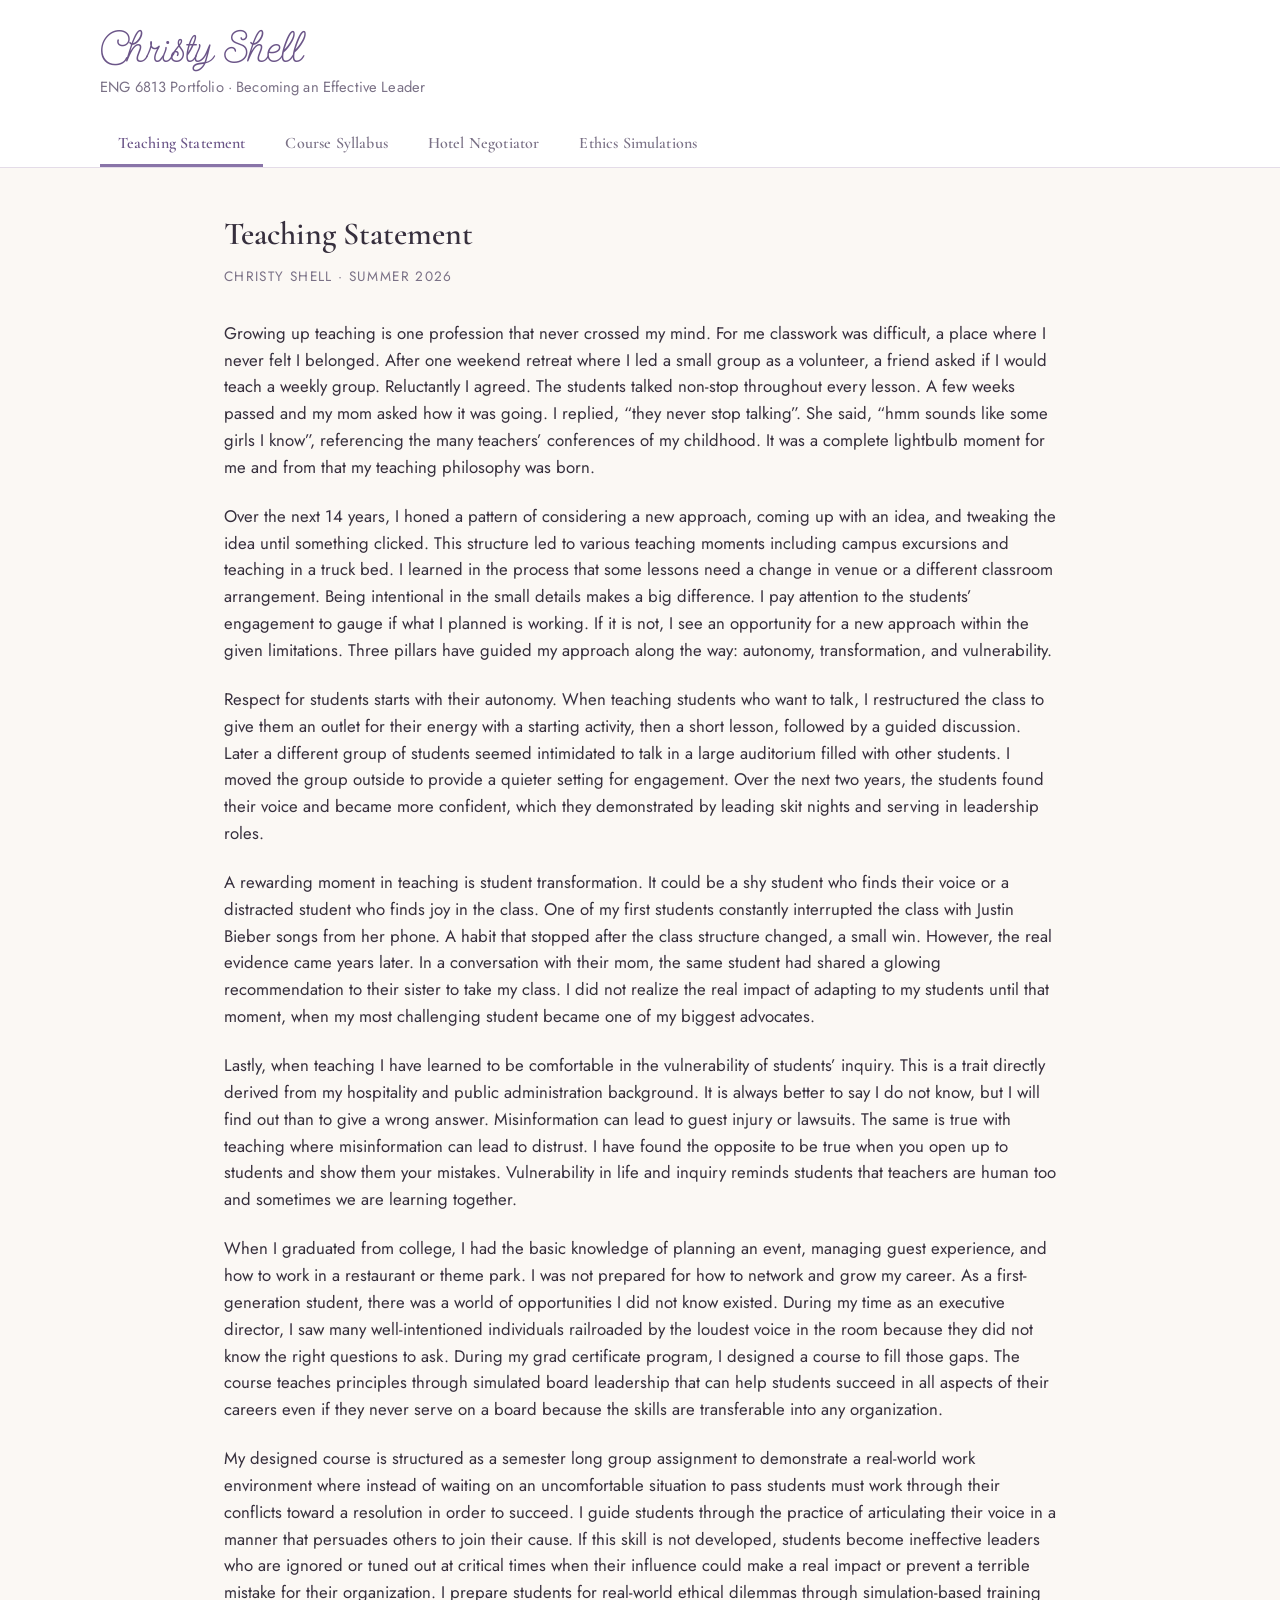
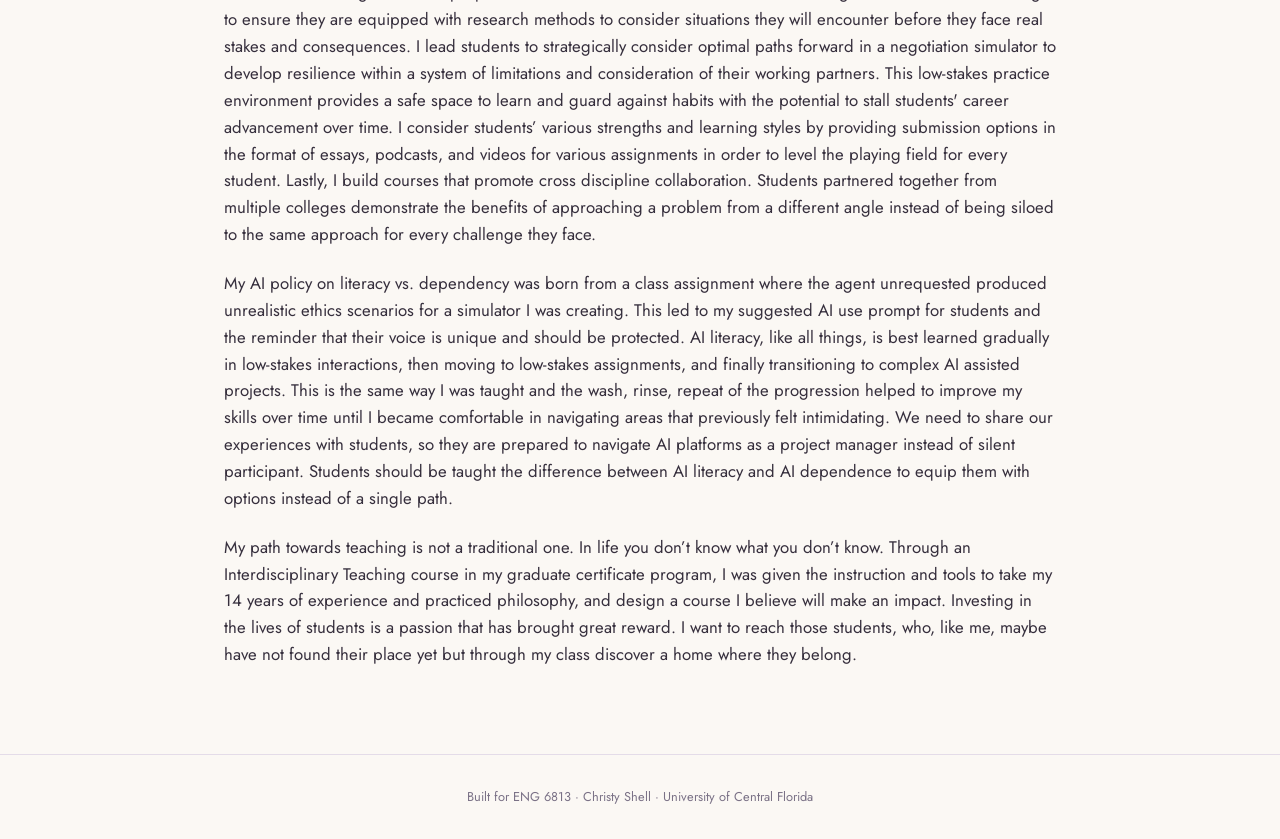
<file: index.html>
<!DOCTYPE html>
<html lang="en">
<head>
<meta charset="UTF-8" />
<meta name="viewport" content="width=device-width, initial-scale=1.0" />
<title>Christy Shell | ENG 6813 Portfolio</title>
<meta name="description" content="Christy Shell's ENG 6813 portfolio — Teaching Statement, Course Syllabus, Hotel Contract Negotiator, and Ethics Simulations." />
<link rel="stylesheet" href="assets/css/style.css" />
</head>
<body>

<header class="site-header">
  <div class="inner">
    <h1 class="site-title">Christy Shell</h1>
    <p class="site-tagline">ENG 6813 Portfolio &middot; Becoming an Effective Leader</p>
    <nav>
      <ul class="tab-nav" role="tablist">
        <li><button type="button" data-tab="teaching-statement" role="tab">Teaching Statement</button></li>
        <li><button type="button" data-tab="syllabus" role="tab">Course Syllabus</button></li>
        <li><button type="button" data-tab="hotel-negotiator" role="tab">Hotel Negotiator</button></li>
        <li><button type="button" data-tab="ethics-simulator" role="tab">Ethics Simulations</button></li>
      </ul>
    </nav>
  </div>
</header>

<main>

  <!-- ══════════ TEACHING STATEMENT ══════════ -->
  <section id="teaching-statement" class="tab-panel">
    <div class="tab-panel-inner prose">
      <h1>Teaching Statement</h1>
      <p class="prose-byline">Christy Shell &middot; Summer 2026</p>

      <p>Growing up teaching is one profession that never crossed my mind. For me classwork was difficult, a place where I never felt I belonged. After one weekend retreat where I led a small group as a volunteer, a friend asked if I would teach a weekly group. Reluctantly I agreed. The students talked non-stop throughout every lesson. A few weeks passed and my mom asked how it was going. I replied, &ldquo;they never stop talking&rdquo;. She said, &ldquo;hmm sounds like some girls I know&rdquo;, referencing the many teachers&rsquo; conferences of my childhood. It was a complete lightbulb moment for me and from that my teaching philosophy was born.</p>

      <p>Over the next 14 years, I honed a pattern of considering a new approach, coming up with an idea, and tweaking the idea until something clicked. This structure led to various teaching moments including campus excursions and teaching in a truck bed. I learned in the process that some lessons need a change in venue or a different classroom arrangement. Being intentional in the small details makes a big difference. I pay attention to the students&rsquo; engagement to gauge if what I planned is working. If it is not, I see an opportunity for a new approach within the given limitations. Three pillars have guided my approach along the way: autonomy, transformation, and vulnerability.</p>

      <p>Respect for students starts with their autonomy. When teaching students who want to talk, I restructured the class to give them an outlet for their energy with a starting activity, then a short lesson, followed by a guided discussion. Later a different group of students seemed intimidated to talk in a large auditorium filled with other students. I moved the group outside to provide a quieter setting for engagement. Over the next two years, the students found their voice and became more confident, which they demonstrated by leading skit nights and serving in leadership roles.</p>

      <p>A rewarding moment in teaching is student transformation. It could be a shy student who finds their voice or a distracted student who finds joy in the class. One of my first students constantly interrupted the class with Justin Bieber songs from her phone. A habit that stopped after the class structure changed, a small win. However, the real evidence came years later. In a conversation with their mom, the same student had shared a glowing recommendation to their sister to take my class. I did not realize the real impact of adapting to my students until that moment, when my most challenging student became one of my biggest advocates.</p>

      <p>Lastly, when teaching I have learned to be comfortable in the vulnerability of students&rsquo; inquiry. This is a trait directly derived from my hospitality and public administration background. It is always better to say I do not know, but I will find out than to give a wrong answer. Misinformation can lead to guest injury or lawsuits. The same is true with teaching where misinformation can lead to distrust. I have found the opposite to be true when you open up to students and show them your mistakes. Vulnerability in life and inquiry reminds students that teachers are human too and sometimes we are learning together.</p>

      <p>When I graduated from college, I had the basic knowledge of planning an event, managing guest experience, and how to work in a restaurant or theme park. I was not prepared for how to network and grow my career. As a first-generation student, there was a world of opportunities I did not know existed. During my time as an executive director, I saw many well-intentioned individuals railroaded by the loudest voice in the room because they did not know the right questions to ask. During my grad certificate program, I designed a course to fill those gaps. The course teaches principles through simulated board leadership that can help students succeed in all aspects of their careers even if they never serve on a board because the skills are transferable into any organization.</p>

      <p>My designed course is structured as a semester long group assignment to demonstrate a real-world work environment where instead of waiting on an uncomfortable situation to pass students must work through their conflicts toward a resolution in order to succeed. I guide students through the practice of articulating their voice in a manner that persuades others to join their cause. If this skill is not developed, students become ineffective leaders who are ignored or tuned out at critical times when their influence could make a real impact or prevent a terrible mistake for their organization. I prepare students for real-world ethical dilemmas through simulation-based training to ensure they are equipped with research methods to consider situations they will encounter before they face real stakes and consequences. I lead students to strategically consider optimal paths forward in a negotiation simulator to develop resilience within a system of limitations and consideration of their working partners. This low-stakes practice environment provides a safe space to learn and guard against habits with the potential to stall students' career advancement over time. I consider students&rsquo; various strengths and learning styles by providing submission options in the format of essays, podcasts, and videos for various assignments in order to level the playing field for every student. Lastly, I build courses that promote cross discipline collaboration. Students partnered together from multiple colleges demonstrate the benefits of approaching a problem from a different angle instead of being siloed to the same approach for every challenge they face.</p>

      <p>My AI policy on literacy vs. dependency was born from a class assignment where the agent unrequested produced unrealistic ethics scenarios for a simulator I was creating. This led to my suggested AI use prompt for students and the reminder that their voice is unique and should be protected. AI literacy, like all things, is best learned gradually in low-stakes interactions, then moving to low-stakes assignments, and finally transitioning to complex AI assisted projects. This is the same way I was taught and the wash, rinse, repeat of the progression helped to improve my skills over time until I became comfortable in navigating areas that previously felt intimidating. We need to share our experiences with students, so they are prepared to navigate AI platforms as a project manager instead of silent participant. Students should be taught the difference between AI literacy and AI dependence to equip them with options instead of a single path.</p>

      <p>My path towards teaching is not a traditional one. In life you don&rsquo;t know what you don&rsquo;t know. Through an Interdisciplinary Teaching course in my graduate certificate program, I was given the instruction and tools to take my 14 years of experience and practiced philosophy, and design a course I believe will make an impact. Investing in the lives of students is a passion that has brought great reward. I want to reach those students, who, like me, maybe have not found their place yet but through my class discover a home where they belong.</p>
    </div>
  </section>

  <!-- ══════════ COURSE SYLLABUS ══════════ -->
  <section id="syllabus" class="tab-panel">
    <div class="tab-panel-inner wide syllabus">
      <h1>LDR 4077: Becoming an Effective Leader</h1>
      <p class="syllabus-sub">Learning How to Lead Your Professional Association &middot; University of Central Florida &middot; Instructor: Christy Shell</p>

      <section>
        <h2>Course Information</h2>
        <ul>
          <li><strong>Semester:</strong> Spring 2027 (15 weeks)</li>
          <li><strong>Credit Hours:</strong> 3</li>
          <li><strong>Meeting Pattern:</strong> Tuesdays &amp; Thursdays, 10:30&ndash;11:45 AM (75 minutes)</li>
          <li><strong>Proposed Institutional Home:</strong> CCIE, Leadership Studies Minor (Collaboration or Politics Elective)</li>
          <li><strong>Office Hours:</strong> Monday&ndash;Thursday, 3:00&ndash;4:00 pm (virtual / in person)</li>
        </ul>
      </section>

      <section>
        <h2>Course Description</h2>
        <p>Professional associations are a critical source of career growth. In your journey you may serve on a professional association or corporate board of directors. Most new board members spend a year or two sidelined while they learn how boards work and defer their decision authority to staff or other members.</p>
        <p>Becoming an Effective Leader is a simulation-based course on professional association leadership. Over the semester, you will campaign for and become an elected board member, manage an organizational budget, build a legislative agenda, and create an event plan, including negotiating a hotel contract. Your final assignment brings everything you have built together into one team website, applying the AI literacy you have built throughout the course. The course includes two opportunities for you to engage in real-world experiences through attending a professional networking event and observing a real legislative committee meeting. Leadership is not bestowed upon you; it is demonstrated and earned.</p>
        <p>This course focuses on networking, cross-disciplinary collaboration, and building your own style of leadership skills. Every field has a professional organization; this is your opportunity to learn how to navigate the steps to becoming a critical thinker, an expert researcher, and a strong advocate for your organization and yourself. Your voice matters and this course will prepare you to ask the right questions, so you are not just another board member but a leader from day one.</p>
      </section>

      <section>
        <h2>Course Objectives</h2>
        <p>By the end of this course, students will be able to:</p>
        <ul>
          <li>Devise and implement an effective campaign strategy</li>
          <li>Produce a seamless event strategy</li>
          <li>Develop and prioritize a persuasive legislative agenda</li>
          <li>Articulate and organize communication strategies to engage a wide range of individuals</li>
          <li>Ethically weigh organizational and individual priorities to determine a mutually successful approach</li>
          <li>Collaborate effectively within a team to reach consensus and produce a shared group deliverable</li>
          <li>Critically evaluate AI tools to determine the appropriate and ethical use in a professional setting</li>
        </ul>
      </section>

      <section>
        <h2>Required Course Materials</h2>
        <ul>
          <li><strong>Book:</strong> <em>The Little Book of Boards</em> (2nd ed.), Erik Hanberg</li>
          <li><strong>Technology:</strong> Highly recommended &mdash; subscription to Claude Pro ($20/month)</li>
          <li><strong>Additional Assigned Readings:</strong> Provided in Webcourses@UCF each week (full list at the end of this syllabus)</li>
        </ul>
      </section>

      <section>
        <h2>AI Use Policy</h2>
        <p>Our goal for using AI should lean towards AI literacy in lieu of AI dependency. This course will help you develop skills to lead in your professional life: negotiation, governance, advocacy, and persuasion. You may not get everything right the first time; that is part of the learning experience and what it means to be human. When using AI, you should consider: is this helping to elevate or replacing my voice? Throughout your career you will use AI, but how you use it will ultimately be up to you.</p>
        <p>When using AI to complete your assignments, the following prompt is recommended:</p>
        <p class="policy-quote">&ldquo;You are a writing tutor, do not write the content for my essay, help me process the steps of each assignment but never generate content. Once the assignment is complete, check my final draft for any missing requirements or errors.&rdquo;</p>
        <p>When using AI, keep in mind:</p>
        <ul>
          <li>Verify the information presented from known sources</li>
          <li>Only include material that is available to the general public online without a paywall or password (copyright consideration)</li>
          <li>All content provided on an AI platform was generated originally by human authorship &mdash; you are building on the work of others</li>
        </ul>
        <h3>AI Disclaimer</h3>
        <p>When submitting an assignment with AI assistance, include a brief disclaimer describing the platform and nature of use, maximum 50 words. If AI was used in a routine, ordinary manner (e.g., basic search, grammar check, writing tutor as outlined above), a disclaimer is not required. If AI shaped the structure, content, or output of your graded work, that counts as substantive use and requires a disclaimer. For example: &ldquo;Claude Code was used to curate content, build and test my website&rdquo; needs a disclaimer, vs. &ldquo;Claude was used as a search engine&rdquo; which does not.</p>
      </section>

      <section>
        <h2>End-of-Semester Reflection</h2>
        <p>At the conclusion of the semester, you will provide a reflection covering how you found AI helpful for this course, downfalls you experienced, and advice you would give a student taking this course next semester regarding how they should use AI. Your submissions may be used in future courses as guidance for the next group of learners.</p>
      </section>

      <section>
        <h2>Assignments Overview</h2>

        <h3>Attendance &amp; In-Class Participation (60 points)</h3>
        <ul>
          <li>Class Attendance (30 pts)</li>
          <li>Class Engagement and Group Participation (30 pts)</li>
        </ul>

        <h3>Individual Assignments (30 points &mdash; 5 pts each, submit online by 8am before class)</h3>
        <ul>
          <li>Campaign Presentation Outline &mdash; January 26</li>
          <li>Organizational Budget Draft &mdash; February 4</li>
          <li>Event Agenda Draft &mdash; February 11</li>
          <li>Contract Negotiator Simulation Results &mdash; February 18</li>
          <li>Legislative Priorities Draft &mdash; March 25</li>
          <li>Ethics Simulation Results &mdash; April 8</li>
        </ul>

        <h3>Individual Reflection: Professional Association Event (20 pts, Due March 4)</h3>
        <p>Attend an event for a professional organization of your choice. Organizational meetings may not align with the assignment week, so make sure to plan ahead. At the meeting, your goal is to engage with peers within your field and observe how an organization operates. Submit a 500-word reflection about your experience (text, audio, or video submissions accepted).</p>

        <h3>Individual Reflection: Legislative Committee Meeting (20 pts, Due April 1)</h3>
        <p>Attend or watch a committee meeting for the legislative body of your choice (federal or state). Committee meetings of interest to you may not align with the assignment week, so make sure to plan ahead. During the meeting, your goal is to observe the flow of the meeting, how legislators interact with each other and those presenting, and which bills move forward. Submit a 500-word reflection about your experience (text, audio, or video submissions accepted).</p>

        <h3>Signature Assignment: &ldquo;Into Practice &mdash; Put Your Skills to Work&rdquo;</h3>
        <p>To complete this assignment, your group will produce: Organizational Website, Group Presentation, Peer Evaluations, and Individual Assessment Essay. Project summary sections are distributed by elected role:</p>
        <ul>
          <li>About the organization &mdash; President</li>
          <li>Organization Budget &mdash; Vice President</li>
          <li>Event Strategy &mdash; Event Chair</li>
          <li>Legislative Advocacy Strategy &mdash; Legislative Chair</li>
          <li>Cohesive Messaging &mdash; Communications Chair</li>
        </ul>

        <p><strong>Organizational Website</strong> (25 pts / 50% of this assignment, Due April 29)<br>
        <em>In lieu of a website, your team may present a PowerPoint or video following the same rubrics.</em></p>
        <ul>
          <li>Organization Description (5 pts)</li>
          <li>Organization Budget (5 pts)</li>
          <li>Event Strategy (5 pts)</li>
          <li>Legislative Advocacy Strategy (5 pts)</li>
          <li>Cohesive Voice (5 pts)</li>
        </ul>

        <p><strong>Group Presentation</strong> (25 pts / 35% of this assignment, Due April 29)</p>
        <ul>
          <li>Concepts, terminology, and overall structure clearly presented and invites audience engagement (5 pts)</li>
          <li>Organization&rsquo;s event goals clearly presented (5 pts)</li>
          <li>Organization&rsquo;s legislative call to action clearly presented (5 pts)</li>
          <li>Presenters are engaged with the audience (5 pts)</li>
          <li>Audience questions are answered concisely and consistent with the presentation (5 pts)</li>
        </ul>

        <p><strong>Peer Evaluations</strong> (5 pts / 5% of this assignment, Due April 22) &mdash; Survey submitted via Webcourses@UCF for each member of your group project.</p>

        <p><strong>Individual Assessment Essay</strong> (10 pts / 10% of this assignment, Due May 1)<br>
        <em>In lieu of essay, assignment may be submitted as a podcast either on your own or with an interviewer asking the questions addressed in the essay description.</em><br>
        Short essay (750 words) outlining: an honest evaluation of your participation throughout the project; a response to the peer evaluation you received and why you agree or disagree with the reviews; your facilitation experience for your assigned role; and the challenges and successes you faced in deciding what should be included in the final project for your elected role.</p>

        <p><em>AI is encouraged for building your website, creating slides, or video editing for this assignment.</em></p>
      </section>

      <section>
        <h2>Course Grading Structure</h2>
        <table>
          <caption>How your final grade is configured</caption>
          <thead><tr><th>Component</th><th>Weight</th></tr></thead>
          <tbody>
            <tr><td data-label="Component">Attendance &amp; Class Engagement</td><td data-label="Weight">15%</td></tr>
            <tr><td data-label="Component">Individual Assignments</td><td data-label="Weight">20%</td></tr>
            <tr><td data-label="Component">Professional Association Event Reflection</td><td data-label="Weight">15%</td></tr>
            <tr><td data-label="Component">Legislative Committee Meeting Reflection</td><td data-label="Weight">15%</td></tr>
            <tr><td data-label="Component">Signature Assignment (Into Practice)</td><td data-label="Weight">35%</td></tr>
            <tr><td data-label="Component"><strong>Total</strong></td><td data-label="Weight"><strong>100%</strong></td></tr>
          </tbody>
        </table>
      </section>

      <section>
        <h2>Late Policy</h2>
        <p>A 4-day, no-penalty grace period is provided for the Professional Association and Legislative Committee Reflections ONLY. Due to the nature of the course structure, assignments for class discussion are not accepted after the 8:00 am deadline. The Signature Assignment is in lieu of a final exam and therefore unable to be accepted past the stated deadlines. If you have an unforeseen emergency during the semester, please reach out as soon as possible so we can discuss reasonable accommodations.</p>
      </section>

      <section>
        <h2>Grading Scale (UCF Standard)</h2>
        <table class="grading-table">
          <thead><tr><th>Letter</th><th>Range</th></tr></thead>
          <tbody>
            <tr><td data-label="Letter">A</td><td data-label="Range">93&ndash;100</td></tr>
            <tr><td data-label="Letter">A-</td><td data-label="Range">90&ndash;92</td></tr>
            <tr><td data-label="Letter">B+</td><td data-label="Range">87&ndash;89</td></tr>
            <tr><td data-label="Letter">B</td><td data-label="Range">83&ndash;86</td></tr>
            <tr><td data-label="Letter">B-</td><td data-label="Range">80&ndash;82</td></tr>
            <tr><td data-label="Letter">C+</td><td data-label="Range">77&ndash;79</td></tr>
            <tr><td data-label="Letter">C</td><td data-label="Range">73&ndash;76</td></tr>
            <tr><td data-label="Letter">C-</td><td data-label="Range">70&ndash;72</td></tr>
            <tr><td data-label="Letter">D+</td><td data-label="Range">67&ndash;69</td></tr>
            <tr><td data-label="Letter">D</td><td data-label="Range">63&ndash;66</td></tr>
            <tr><td data-label="Letter">D-</td><td data-label="Range">60&ndash;62</td></tr>
            <tr><td data-label="Letter">F</td><td data-label="Range">&lt;60</td></tr>
          </tbody>
        </table>
      </section>

      <section>
        <h2>Course Schedule &mdash; Spring 2027</h2>
        <p>Readings are due on Tuesdays; Individual Assignments are due Thursdays by 8:00 am (exceptions: Weeks 1, 2, 3, &amp; 7).</p>
        <table>
          <thead><tr><th>Wk</th><th>Date</th><th>Topic</th><th>Reading / Assignment Due</th></tr></thead>
          <tbody>
            <tr><td class="week-col" data-label="Wk">1</td><td data-label="Date">Tue 1/12</td><td data-label="Topic">Introduction: Course Expectations (Instructor and Student)</td><td data-label="Reading / Assignment Due">&mdash;</td></tr>
            <tr><td class="week-col" data-label="Wk">1</td><td data-label="Date">Thu 1/14</td><td data-label="Topic">Introduction: Professional Organization Structure and Networking Fundamentals</td><td data-label="Reading / Assignment Due">The Little Book of Boards, Part One &mdash; How to Be a Board Member</td></tr>

            <tr><td class="week-col" data-label="Wk">2</td><td data-label="Date">Tue 1/19</td><td data-label="Topic">Marketing: How to Build a Campaign</td><td data-label="Reading / Assignment Due">NPR, How to Run for Office; WUCF, Campaign Strategy Video</td></tr>
            <tr><td class="week-col" data-label="Wk">2</td><td data-label="Date">Thu 1/21</td><td data-label="Topic">Marketing: How to Promote Your Message</td><td data-label="Reading / Assignment Due">Special Events, Ch.10 Advertising, PR, Promotions, and Sponsorship; Little Book of Boards, Part Three: Board Leadership</td></tr>

            <tr><td class="week-col" data-label="Wk">3</td><td data-label="Date">Tue 1/26</td><td data-label="Topic">Elections: Student Presentations</td><td data-label="Reading / Assignment Due">Robert&rsquo;s Rules, Ch.1 &sect;2 Rules of an Assembly &mdash; <strong>Due:</strong> Campaign Presentation Outline</td></tr>
            <tr><td class="week-col" data-label="Wk">3</td><td data-label="Date">Thu 1/28</td><td data-label="Topic">Elections: Student Presentations Conclude and Office Voting</td><td data-label="Reading / Assignment Due">Robert&rsquo;s Rules, Ch.11 &sect;40 Quorum and Ch.14 &sect;46 Nominations and Elections</td></tr>

            <tr><td class="week-col" data-label="Wk">4</td><td data-label="Date">Tue 2/2</td><td data-label="Topic">Organizational Budgets (Groups Announced)</td><td data-label="Reading / Assignment Due">Nonprofit Management 101, Ch.13 Nonprofit Financial Management; Robert&rsquo;s Rules, Ch.13 &sect;44 Voting</td></tr>
            <tr><td class="week-col" data-label="Wk">4</td><td data-label="Date">Thu 2/4</td><td data-label="Topic">Organizational Structure and Budgets: Group Discussions (President and VP)</td><td data-label="Reading / Assignment Due"><strong>Due:</strong> Organizational Budget Draft</td></tr>

            <tr><td class="week-col" data-label="Wk">5</td><td data-label="Date">Tue 2/9</td><td data-label="Topic">Building an Event Agenda and Recruiting Speakers</td><td data-label="Reading / Assignment Due">The Art of Gathering, Ch.1 Decide Why You&rsquo;re Really Gathering; Special Events, Ch.3 Developing and Implementing the Event Plan</td></tr>
            <tr><td class="week-col" data-label="Wk">5</td><td data-label="Date">Thu 2/11</td><td data-label="Topic">Event Agenda: Group Discussions (Events Chair)</td><td data-label="Reading / Assignment Due"><strong>Due:</strong> Event Agenda Draft</td></tr>

            <tr><td class="week-col" data-label="Wk">6</td><td data-label="Date">Tue 2/16</td><td data-label="Topic">Hotel Contracts</td><td data-label="Reading / Assignment Due">Special Events, Ch.7 Managing Vendor Contracts; Convention Industry Council, Ch.21 Reservations and Housing</td></tr>
            <tr><td class="week-col" data-label="Wk">6</td><td data-label="Date">Thu 2/18</td><td data-label="Topic">Hotel Contracts: Group Discussions (Events Chair)</td><td data-label="Reading / Assignment Due"><strong>Due:</strong> Contract Negotiator Simulation Results</td></tr>

            <tr><td class="week-col" data-label="Wk">7</td><td data-label="Date">Tue 2/23</td><td data-label="Topic">Logistics Management: Pre-Event</td><td data-label="Reading / Assignment Due">Convention Industry Council Manual, Ch.18 Pre-Convention Briefing; Ch.20 Specifications Guidebook</td></tr>
            <tr><td class="week-col" data-label="Wk">7</td><td data-label="Date">Thu 2/25</td><td data-label="Topic">Logistics Management: On-Site</td><td data-label="Reading / Assignment Due">Special Events, Ch.8 On-site Management</td></tr>

            <tr><td class="week-col" data-label="Wk">8</td><td data-label="Date">Tue 3/2</td><td data-label="Topic">Guest Speaker: Event Management</td><td data-label="Reading / Assignment Due">&mdash;</td></tr>
            <tr><td class="week-col" data-label="Wk">8</td><td data-label="Date">Thu 3/4</td><td data-label="Topic">Out of Class Experience: Event Networking</td><td data-label="Reading / Assignment Due"><strong>Due:</strong> Professional Association Event Reflection</td></tr>

            <tr><td class="week-col" data-label="Wk">9</td><td data-label="Date">Tue 3/9</td><td data-label="Topic">Legislative Advocacy Introduction</td><td data-label="Reading / Assignment Due">FL Senate, How an Idea Becomes a Law (PDF flowchart); Schoolhouse Rock, I&rsquo;m Just a Bill</td></tr>
            <tr><td class="week-col" data-label="Wk">9</td><td data-label="Date">Thu 3/11</td><td data-label="Topic">Legislative Representation: Group Discussion (Legislative Chair)</td><td data-label="Reading / Assignment Due">&mdash;</td></tr>

            <tr><td class="week-col" data-label="Wk">&mdash;</td><td data-label="Date">Tue 3/16 &amp; Thu 3/18</td><td data-label="Topic" colspan="2"><strong>SPRING BREAK &mdash; No Class</strong></td></tr>

            <tr><td class="week-col" data-label="Wk">10</td><td data-label="Date">Tue 3/23</td><td data-label="Topic">Building Legislative Priorities</td><td data-label="Reading / Assignment Due">Nonprofit Management 101, Ch.12 Nonprofit Advocacy and Lobbying</td></tr>
            <tr><td class="week-col" data-label="Wk">10</td><td data-label="Date">Thu 3/25</td><td data-label="Topic">Legislative Priorities: Group Discussion (Legislative Chair)</td><td data-label="Reading / Assignment Due"><strong>Due:</strong> Legislative Priorities Draft</td></tr>

            <tr><td class="week-col" data-label="Wk">11</td><td data-label="Date">Tue 3/30</td><td data-label="Topic">Making Your Moment Count: How to Make a Persuasive Pitch</td><td data-label="Reading / Assignment Due">Crucial Conversations, Ch.13 Putting It All Together</td></tr>
            <tr><td class="week-col" data-label="Wk">11</td><td data-label="Date">Thu 4/1</td><td data-label="Topic">Out of Class Experience: Legislative Committee Meeting</td><td data-label="Reading / Assignment Due"><strong>Due:</strong> Legislative Committee Meeting Reflection</td></tr>

            <tr><td class="week-col" data-label="Wk">12</td><td data-label="Date">Tue 4/6</td><td data-label="Topic">Organizational Ethics</td><td data-label="Reading / Assignment Due">Getting to Yes, Ch.4 Invent Options for Mutual Gain; Special Events, Ch.13 Morality, Law, and Ethics in Event Management; FL Commission on Ethics Guide; FL Sunshine Law &sect;286.011; Codes of Ethics: AMA, ASAE, IEEE, PCMA</td></tr>
            <tr><td class="week-col" data-label="Wk">12</td><td data-label="Date">Thu 4/8</td><td data-label="Topic">Organizational Ethics: Group Discussions (Peer Groups &mdash; Presidents, VPs, Chairs)</td><td data-label="Reading / Assignment Due"><strong>Due:</strong> Ethics Simulation Results</td></tr>

            <tr><td class="week-col" data-label="Wk">13</td><td data-label="Date">Tue 4/13</td><td data-label="Topic">Marketing Strategies</td><td data-label="Reading / Assignment Due">ASAE, Communication Strategy Essential to Success of Membership Restructure; Convention Industry Council, Ch.29 Marketing, Promotion, and Publicity</td></tr>
            <tr><td class="week-col" data-label="Wk">13</td><td data-label="Date">Thu 4/15</td><td data-label="Topic">Marketing: Group Discussions (Communications Chair)</td><td data-label="Reading / Assignment Due">&mdash;</td></tr>

            <tr><td class="week-col" data-label="Wk">14</td><td data-label="Date">Tue 4/20</td><td data-label="Topic">Guest Speaker: Legislative Advocacy and Getting Around the Capitol</td><td data-label="Reading / Assignment Due">Activity: Interactive Capitol Visit (non-graded)</td></tr>
            <tr><td class="week-col" data-label="Wk">14</td><td data-label="Date">Thu 4/22</td><td data-label="Topic">Final Assignment: Group Discussions (President)</td><td data-label="Reading / Assignment Due"><strong>Due:</strong> Peer Evaluations (group project)</td></tr>

            <tr><td class="week-col" data-label="Wk">15</td><td data-label="Date">Thu 4/29</td><td data-label="Topic">FINAL: Into Practice &mdash; Group Presentations</td><td data-label="Reading / Assignment Due"><strong>Due:</strong> Group Project; Individual Assessment (May 1)</td></tr>
          </tbody>
        </table>
      </section>

      <section>
        <h2>Additional Assigned Reading Material</h2>
        <p>The readings below appear in Webcourses@UCF each week. Some publications appear multiple times for different chapters. Links to material currently available through UCF Libraries are provided. Prior to presenting this syllabus to a committee, material marked with ** would be updated to current editions; assignments without links would need to be sourced with the library prior to teaching this course.</p>
        <details>
          <summary>Show full reading list &amp; citations</summary>

          <h3>Week 1</h3>
          <p>Hanberg, E. (2026). How to be a board member. <em>The little book of boards: A board member&rsquo;s handbook for small (and very small) nonprofits</em> (2nd ed.). Harriman House.</p>

          <h3>Week 2</h3>
          <p>Parks, M., &amp; Weiner, C. (2019, October 15). How to run for office. <em>NPR</em>. <a href="https://www.npr.org/2019/10/15/770332855/how-to-run-for-office" target="_blank" rel="noopener">npr.org/2019/10/15/770332855</a></p>
          <p>WUCF PBS. (n.d.). Campaign strategy [Video]. PBS LearningMedia. <a href="https://florida.pbslearningmedia.org/resource/0d11fd81-20ba-4dc5-b328-870fe289c148/0d11fd81-20ba-4dc5-b328-870fe289c148/" target="_blank" rel="noopener">florida.pbslearningmedia.org</a></p>
          <p>**Goldblatt, J. (2002). Advertising, public relations, promotions, and sponsorship. <em>Special events: Twenty-first century global event management</em> (3rd ed). John Wiley &amp; Sons. UCF Link &mdash; UCF ARC Main, 1 copy</p>
          <p>Hanberg, E. (2026). Board leadership. <em>The little book of boards: A board member&rsquo;s handbook for small (and very small) nonprofits</em> (2nd ed.). Harriman House.</p>

          <h3>Week 3</h3>
          <p>Robert, H. M., III, Robert, S. C., Evans, W. J., Honemann, D. H., Balch, T. J., Seabold, D. E., &amp; Gerber, S. (2020). Rules of an assembly. <em>Robert&rsquo;s rules of order newly revised</em> (12th ed.). PublicAffairs.</p>
          <p>Robert, H. M., III, et al. (2020). Quorum. <em>Robert&rsquo;s rules of order newly revised</em> (12th ed.). PublicAffairs.</p>
          <p>Robert, H. M., III, et al. (2020). Nominations and elections. <em>Robert&rsquo;s rules of order newly revised</em> (12th ed.). PublicAffairs.</p>

          <h3>Week 4</h3>
          <p>**Greco, D. (2011). Nonprofit financial management. In D. R. Heyman (Ed.), <em>Nonprofit management 101: A complete and practical guide for leaders and professionals</em>. Jossey-Bass. <a href="https://ebookcentral.proquest.com/lib/ucf/detail.action?docID=706532&pq-origsite=primo" target="_blank" rel="noopener">ebookcentral.proquest.com</a></p>
          <p>Robert, H. M., III, et al. (2020). Voting. <em>Robert&rsquo;s rules of order newly revised</em> (12th ed.). PublicAffairs.</p>

          <h3>Week 5</h3>
          <p>Parker, P. (2018). Decide why you&rsquo;re really gathering. <em>The art of gathering: How we meet and why it matters</em>. Riverhead Books.</p>
          <p>**Goldblatt, J. (2002). Developing and implementing the event plan. <em>Special events: Twenty-first century global event management</em> (3rd ed.). John Wiley &amp; Sons. UCF Link &mdash; UCF ARC Main, 1 copy</p>

          <h3>Week 6</h3>
          <p>**Goldblatt, J. (2002). Managing vendor contracts. <em>Special events: Twenty-first century global event management</em> (3rd ed.). John Wiley &amp; Sons. UCF Link &mdash; UCF ARC Main, 1 copy</p>
          <p>**Krug, S. (Exec. Ed.), Chatfield-Taylor, C., &amp; Collins, M.C. (Managing Eds.). (2000). Reservations and housing. <em>The Convention Industry Council manual: A working guide for effective meetings and conventions</em> (7th ed.). Convention Industry Council. UCF Library &mdash; ARC Main, 1 copy</p>

          <h3>Week 7</h3>
          <p>**Krug, S., et al. (2000). Pre-convention briefing. <em>The Convention Industry Council manual</em> (7th ed.). Convention Industry Council. UCF Library &mdash; ARC Main, 1 copy</p>
          <p>**Krug, S., et al. (2000). Specifications guidebook. <em>The Convention Industry Council manual</em> (7th ed.). Convention Industry Council. UCF Library &mdash; ARC Main, 1 copy</p>
          <p>**Goldblatt, J. (2002). On-site management. <em>Special events: Twenty-first century global event management</em> (3rd ed.). John Wiley &amp; Sons. UCF Link &mdash; UCF ARC Main, 1 copy</p>

          <h3>Week 8</h3>
          <p>No assigned reading.</p>

          <h3>Week 9</h3>
          <p>Florida Senate. (n.d.). How an idea becomes a law. <a href="https://www.flsenate.gov/About/HowAnIdeaBecomesALaw" target="_blank" rel="noopener">flsenate.gov/About/HowAnIdeaBecomesALaw</a></p>
          <p>Schoolhouse Rock. (2014, August 18). I&rsquo;m just a bill [Video]. YouTube. <a href="https://www.youtube.com/watch?v=SZ8psP4S6BQ" target="_blank" rel="noopener">youtube.com/watch?v=SZ8psP4S6BQ</a></p>

          <h3>Week 10</h3>
          <p>**Mehta, N., Chen, N., Avner, M., &amp; Fox, J. (2011). Nonprofit advocacy and lobbying. In D. R. Heyman (Ed.), <em>Nonprofit management 101</em>. Jossey-Bass. <a href="https://ebookcentral.proquest.com/lib/ucf/detail.action?docID=706532&pq-origsite=primo" target="_blank" rel="noopener">ebookcentral.proquest.com</a></p>

          <h3>Week 11</h3>
          <p>Grenny, J., Patterson, K., McMillan, R., Switzler, A., &amp; Gregory, E. (2022). Putting it all together. <em>Crucial conversations: Tools for talking when stakes are high</em> (3rd ed.). McGraw Hill. <a href="https://www.accessengineeringlibrary.com/content/book/9781260474183?implicit-login=true" target="_blank" rel="noopener">accessengineeringlibrary.com</a></p>

          <h3>Week 12</h3>
          <p>Fisher, R., Ury, W., &amp; Patton, B. (2011). Invent options for mutual gain. <em>Getting to yes: Negotiating agreement without giving in</em> (3rd ed.). Penguin Books.</p>
          <p>**Goldblatt, J. (2002). Morality, law, and ethics in event management. <em>Special events: Twenty-first century global event management</em> (3rd ed). John Wiley &amp; Sons. UCF Link &mdash; UCF ARC Main, 1 copy</p>
          <p>Florida Commission on Ethics. (n.d.). Guide to the Sunshine Amendment and Code of Ethics for public officers and employees. <a href="https://ethics.state.fl.us/Research/EthicsLaws.aspx" target="_blank" rel="noopener">ethics.state.fl.us</a></p>
          <p>Florida Statutes &sect; 286.011 (2023). Public meetings and records; public inspection; criminal and civil penalties. <a href="https://www.leg.state.fl.us/Statutes/index.cfm?App_mode=Display_Statute&URL=0200-0299/0286/Sections/0286.011.html" target="_blank" rel="noopener">leg.state.fl.us</a></p>
          <p>American Marketing Association. (n.d.). AMA statement of ethics. <a href="https://www.ama.org/ama-statement-of-ethics/" target="_blank" rel="noopener">ama.org/ama-statement-of-ethics</a></p>
          <p>American Society of Association Executives. (n.d.). Code of conduct. <a href="https://www.asaecenter.org/about-us/policies/code-of-conduct" target="_blank" rel="noopener">asaecenter.org</a></p>
          <p>IEEE. (n.d.). IEEE code of ethics (Policy 7.8). <a href="https://www.ieee.org/about/corporate/governance/p7-8" target="_blank" rel="noopener">ieee.org</a></p>
          <p>PCMA. (n.d.). Principles of professional and ethical conduct. <a href="https://www.pcma.org/about/principles-of-professional-and-ethical-conduct/" target="_blank" rel="noopener">pcma.org</a></p>

          <h3>Week 14</h3>
          <p>O&rsquo;Connor, J. G. (2022, August 23). Communication strategy essential to success of membership restructure. <em>ASAE</em>. <a href="https://www.asaecenter.org/resources/articles/an_plus/2022/08-august/communication-strategy-essential-to-success-of-membership-restructure" target="_blank" rel="noopener">asaecenter.org</a></p>
          <p>**Krug, S., et al. (2000). Marketing, promotion, and publicity. <em>The Convention Industry Council manual</em> (7th ed.). Convention Industry Council. UCF Library &mdash; ARC Main, 1 copy</p>
        </details>
      </section>

    </div>
  </section>

  <!-- ══════════ HOTEL NEGOTIATOR ══════════ -->
  <section id="hotel-negotiator" class="tab-panel">
    <div class="tab-panel-inner full app-frame-wrap">
      <iframe class="app-frame" src="hotel-negotiator/index.html" title="Hotel Contract Negotiator Simulator" loading="lazy"></iframe>
    </div>
  </section>

  <!-- ══════════ ETHICS SIMULATIONS ══════════ -->
  <section id="ethics-simulator" class="tab-panel">
    <div class="tab-panel-inner full app-frame-wrap">
      <iframe class="app-frame" src="ethics-simulator/index.html" title="Board Leadership Ethics Scenarios" loading="lazy"></iframe>
    </div>
  </section>

</main>

<footer class="site-footer">
  Built for ENG 6813 &middot; Christy Shell &middot; University of Central Florida
</footer>

<script src="assets/js/tabs.js"></script>
</body>
</html>
</file>
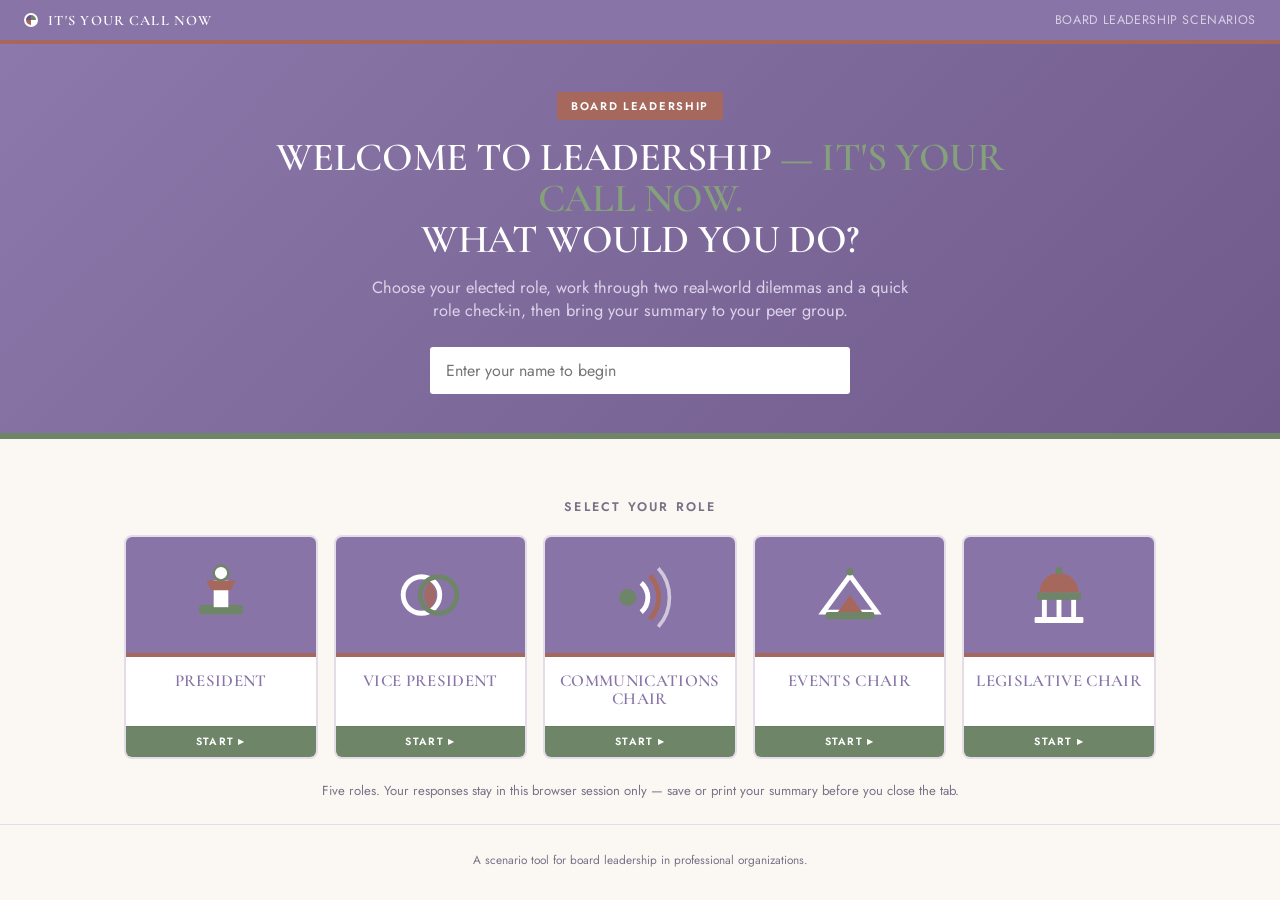
<file: ethics-simulator/index.html>
<!DOCTYPE html>
<html lang="en">
<head>
<meta charset="UTF-8" />
<meta name="viewport" content="width=device-width, initial-scale=1.0" />
<title>It's Your Call Now — Board Leadership Scenarios</title>
<style>
  @import url('https://fonts.googleapis.com/css2?family=Cormorant+Garamond:wght@500;600;700&family=Jost:wght@300;400;500;600&display=swap');
  :root{
    /* Spring / wisteria / gardenia palette (shared site-wide) */
    --white:#ffffff;
    --black:#362F3D;          /* soft plum-charcoal, was Dark Heather Grey */
    --red:#A6685C;            /* dusty rose, was Torch Red */
    --navy:#8974A8;           /* wisteria, was Hermes Blue */
    --navy2:#6B5588;          /* wisteria deep, was Hermes Blue dark */
    --green:#6E8568;          /* sage, was Average Green */
    --gold:#6E8568;           /* accent / complete state -> sage */
    --gold-bright:#84A17C;    /* brighter sage */
    --ink:#362F3D;            /* soft plum-charcoal */
    --muted:#7A7186;          /* muted mauve-gray */
    --line:#E4DCE8;           /* soft lavender-gray */
    --bg:#FBF8F4;             /* gardenia cream */
  }
  *{box-sizing:border-box;margin:0;padding:0;}
  html,body{height:100%;}
  body{
    font-family:'Jost',-apple-system,'Helvetica Neue',Arial,sans-serif;
    background:var(--bg);
    color:var(--ink);
    -webkit-font-smoothing:antialiased;
  }
  h1,h2,h3,.display{
    font-family:'Cormorant Garamond',Georgia,serif;
    font-weight:600;
    letter-spacing:-0.01em;
  }
  button{font-family:inherit;cursor:pointer;}

  /* ── TOP BAR ── */
  .topbar{
    background:var(--navy);
    color:#fff;
    display:flex;align-items:center;justify-content:space-between;
    padding:0.7rem 1.5rem;
    border-bottom:4px solid var(--red);
  }
  .topbar .brand{
    display:flex;align-items:center;gap:0.6rem;
    font-family:'Cormorant Garamond',serif;font-weight:600;
    text-transform:uppercase;letter-spacing:0.08em;font-size:0.9rem;
  }
  .topbar .brand .dot{width:14px;height:14px;border-radius:50%;
    background:conic-gradient(var(--gold) 0 25%,#fff 0 50%,var(--red) 0 75%,var(--navy2) 0);
    border:2px solid #fff;}
  .topbar .crumbs{font-size:0.78rem;color:#d8cfe4;text-transform:uppercase;letter-spacing:0.05em;}

  /* ── VIEW CONTAINER ── */
  .view{display:none;}
  .view.active{display:block;}
  .wrap{max-width:1080px;margin:0 auto;padding:1.5rem;}

  /* ── LANDING ── */
  .hero{
    background:
      linear-gradient(135deg, rgba(137,116,168,0.97), rgba(107,85,136,0.97)),
      repeating-linear-gradient(45deg, transparent 0 28px, rgba(255,255,255,0.02) 28px 56px);
    color:#fff;
    text-align:center;
    padding:3rem 1.5rem 2.4rem;
    border-bottom:6px solid var(--gold);
  }
  .hero .kicker{
    display:inline-block;
    background:var(--red);color:#fff;
    font-family:'Jost',sans-serif;font-weight:600;
    text-transform:uppercase;letter-spacing:0.15em;font-size:0.7rem;
    padding:0.35rem 0.9rem;border-radius:2px;margin-bottom:1.1rem;
  }
  .hero h1{
    font-size:2.5rem;line-height:1.02;text-transform:uppercase;
    max-width:760px;margin:0 auto;
  }
  .hero h1 .em{color:var(--gold-bright);}
  .hero p.sub{
    color:#ddd3ea;margin-top:1rem;font-size:1.02rem;max-width:560px;margin-left:auto;margin-right:auto;
  }
  .name-field{
    margin:1.6rem auto 0;max-width:420px;
    display:flex;gap:0.5rem;
  }
  .name-field input{
    flex:1;padding:0.75rem 1rem;border:none;border-radius:3px;
    font-size:1rem;font-family:inherit;
  }
  .name-field input:focus{outline:3px solid var(--gold);}

  .section-label{
    text-align:center;text-transform:uppercase;letter-spacing:0.18em;
    color:var(--muted);font-size:0.78rem;font-family:'Jost',sans-serif;font-weight:600;
    margin:2.2rem 0 1.2rem;
  }

  .role-grid{
    display:grid;grid-template-columns:repeat(5,1fr);gap:1rem;
  }
  .role-card{
    background:#fff;border:2px solid var(--line);border-radius:8px;
    overflow:hidden;cursor:pointer;text-align:center;
    transition:transform .15s, box-shadow .15s, border-color .15s;
    display:flex;flex-direction:column;
  }
  .role-card:hover{transform:translateY(-5px);border-color:var(--navy);
    box-shadow:0 12px 26px rgba(137,116,168,0.18);}
  .role-card .art{
    background:var(--navy);padding:1.2rem;display:flex;align-items:center;justify-content:center;
    border-bottom:4px solid var(--red);
  }
  .role-card .art svg{width:78px;height:78px;display:block;}
  .role-card .label{
    padding:0.9rem 0.5rem 1.1rem;
    font-family:'Cormorant Garamond',serif;font-weight:600;text-transform:uppercase;
    font-size:1.05rem;letter-spacing:0.02em;color:var(--navy);line-height:1.1;
  }
  .role-card .go{
    margin-top:auto;background:var(--gold);color:#fff;
    font-family:'Jost',sans-serif;font-weight:600;font-size:0.66rem;text-transform:uppercase;
    letter-spacing:0.12em;padding:0.45rem;border-top:1px solid rgba(0,0,0,0.06);
  }
  .hint{text-align:center;color:var(--muted);font-size:0.82rem;margin-top:1.4rem;}

  /* ── SCENARIO PAGE ── */
  .scen-header{
    background:#fff;border-bottom:2px solid var(--line);
  }
  .scen-header .inner{
    max-width:1080px;margin:0 auto;padding:1.1rem 1.5rem;
    display:flex;align-items:center;justify-content:space-between;gap:1rem;flex-wrap:wrap;
  }
  .scen-header .role-id{display:flex;align-items:center;gap:0.85rem;}
  .scen-header .role-id .badge-art{
    width:54px;height:54px;background:var(--navy);border-radius:6px;
    display:flex;align-items:center;justify-content:center;border-bottom:3px solid var(--red);
  }
  .scen-header .role-id .badge-art svg{width:34px;height:34px;}
  .scen-header .role-id .meta .r{
    font-family:'Cormorant Garamond',serif;font-weight:600;text-transform:uppercase;
    font-size:1.15rem;color:var(--navy);line-height:1;
  }
  .scen-header .role-id .meta .who{font-size:0.82rem;color:var(--muted);margin-top:0.2rem;}
  .btn-back{
    background:none;border:2px solid var(--line);border-radius:4px;
    padding:0.45rem 0.9rem;color:var(--muted);font-size:0.8rem;font-weight:bold;
    text-transform:uppercase;letter-spacing:0.05em;
  }
  .btn-back:hover{border-color:var(--navy);color:var(--navy);}

  /* ── PROGRESS TRACKER (penalty shootout) ── */
  .shootout{
    background:var(--navy2);
    padding:0.9rem 1.5rem;
  }
  .shootout .inner{
    max-width:1080px;margin:0 auto;display:flex;align-items:center;gap:1.3rem;flex-wrap:wrap;
  }
  .shootout .so-label{
    color:#d8cfe4;text-transform:uppercase;letter-spacing:0.12em;
    font-size:0.66rem;font-family:'Jost',sans-serif;font-weight:600;
  }
  .lights{display:flex;gap:1.4rem;flex-wrap:wrap;}
  .light{display:flex;flex-direction:column;align-items:center;gap:0.4rem;}
  .light .bulb{
    width:26px;height:26px;border-radius:50%;
    background:rgba(255,255,255,0.12);
    border:2px solid rgba(255,255,255,0.35);
    transition:all .25s;position:relative;
  }
  .light.done .bulb{
    background:radial-gradient(circle at 35% 30%, var(--gold-bright), var(--gold));
    border-color:#fff;
    box-shadow:0 0 0 3px rgba(110,133,104,0.35), 0 0 14px rgba(132,161,124,0.7);
  }
  .light.done .bulb::after{
    content:'';position:absolute;inset:0;margin:auto;width:8px;height:13px;
    border:solid var(--navy);border-width:0 3px 3px 0;transform:rotate(45deg) translate(-1px,-2px);
  }
  .light .cap{
    color:#d8cfe4;font-size:0.64rem;text-transform:uppercase;letter-spacing:0.04em;text-align:center;
  }
  .light.done .cap{color:var(--gold-bright);}

  /* ── TABS ── */
  .tabs{
    max-width:1080px;margin:1.4rem auto 0;padding:0 1.5rem;
    display:flex;gap:0.4rem;flex-wrap:wrap;
  }
  .tab{
    background:#fff;border:2px solid var(--line);border-bottom:none;
    border-radius:8px 8px 0 0;
    padding:0.7rem 1.2rem;
    font-family:'Jost',sans-serif;font-weight:600;text-transform:uppercase;letter-spacing:0.03em;
    font-size:0.82rem;color:var(--muted);position:relative;top:2px;
  }
  .tab.active{color:var(--navy);border-color:var(--navy);background:#fff;border-bottom:3px solid #fff;}
  .tab .tdot{display:inline-block;width:8px;height:8px;border-radius:50%;background:var(--line);margin-right:0.45rem;}
  .tab.filled .tdot{background:var(--gold);box-shadow:0 0 0 2px rgba(110,133,104,0.3);}

  .panel-wrap{
    max-width:1080px;margin:0 auto 2rem;padding:0 1.5rem;
  }
  .panel{
    background:#fff;border:2px solid var(--navy);border-radius:0 10px 10px 10px;
    padding:1.8rem;
  }
  .panel .tagline{
    display:inline-block;background:var(--navy);color:#fff;
    font-family:'Jost',sans-serif;font-weight:600;text-transform:uppercase;letter-spacing:0.1em;
    font-size:0.66rem;padding:0.3rem 0.7rem;border-radius:2px;margin-bottom:1.1rem;
  }
  .situation{
    font-size:1.06rem;line-height:1.75;color:var(--ink);
    border-left:5px solid var(--red);padding:0.2rem 0 0.2rem 1.2rem;margin-bottom:1.5rem;
  }
  .question{
    font-family:'Jost',sans-serif;font-weight:600;color:var(--navy);
    font-size:1.05rem;line-height:1.4;margin-bottom:0.8rem;
  }
  textarea{
    width:100%;min-height:200px;resize:vertical;
    border:2px solid var(--line);border-radius:6px;padding:1rem 1.1rem;
    font-size:1rem;font-family:inherit;line-height:1.6;color:var(--ink);
  }
  textarea:focus{outline:none;border-color:var(--gold);box-shadow:0 0 0 3px rgba(110,133,104,0.2);}

  .panel-actions{
    display:flex;align-items:center;justify-content:space-between;gap:1rem;
    margin-top:1.2rem;flex-wrap:wrap;
  }
  .saved-note{font-size:0.82rem;color:var(--muted);}
  .saved-note.on{color:#4f6349;font-weight:bold;}
  .btn{
    border:none;border-radius:5px;padding:0.7rem 1.4rem;
    font-family:'Jost',sans-serif;font-weight:600;text-transform:uppercase;letter-spacing:0.05em;
    font-size:0.82rem;
  }
  .btn-primary{background:var(--red);color:#fff;}
  .btn-primary:hover{background:#8b4f44;}
  .btn-primary:disabled{background:#c9c2ce;color:#fff;cursor:not-allowed;}
  .btn-nav{background:var(--navy);color:#fff;}
  .btn-nav:hover{background:var(--navy2);}
  .btn-gold{background:var(--gold);color:var(--navy);}
  .btn-gold:hover{background:var(--gold-bright);}
  .btn-ghost{background:#fff;border:2px solid var(--line);color:var(--muted);}
  .btn-ghost:hover{border-color:var(--navy);color:var(--navy);}

  .nav-row{
    display:flex;justify-content:space-between;gap:1rem;margin-top:1.3rem;flex-wrap:wrap;
  }

  /* ── SUMMARY ── */
  .summary-doc{
    background:#fff;border:2px solid var(--line);border-radius:10px;
    padding:2.2rem;margin-top:0.5rem;
  }
  .summary-doc .doc-head{
    border-bottom:4px solid var(--navy);padding-bottom:1.2rem;margin-bottom:1.6rem;
    display:flex;justify-content:space-between;align-items:flex-end;gap:1rem;flex-wrap:wrap;
  }
  .summary-doc .doc-head .t{
    font-family:'Cormorant Garamond',serif;font-weight:600;text-transform:uppercase;color:var(--navy);font-size:1.7rem;line-height:1;
  }
  .summary-doc .doc-head .sub{color:var(--muted);font-size:0.85rem;margin-top:0.5rem;}
  .summary-doc .doc-head .sub b{color:var(--red);}
  .summary-doc .doc-head .ball{
    width:46px;height:46px;border-radius:50%;flex:none;
    background:conic-gradient(var(--gold) 0 25%,#fff 0 50%,var(--red) 0 75%,var(--navy) 0);
    border:3px solid var(--navy);
  }
  .qa{margin-bottom:1.7rem;}
  .qa .q{
    font-family:'Jost',sans-serif;font-weight:600;color:var(--navy);font-size:1rem;
    line-height:1.4;margin-bottom:0.55rem;
    padding-left:0.9rem;border-left:5px solid var(--gold);
  }
  .qa .a{
    font-size:1rem;line-height:1.7;color:var(--ink);white-space:pre-wrap;
    background:var(--bg);border-radius:6px;padding:1rem 1.1rem;
  }
  .qa .a.empty{color:var(--muted);font-style:italic;}
  .summary-tools{
    display:flex;gap:0.7rem;flex-wrap:wrap;margin:1.4rem 0 0.4rem;
  }

  /* ── FOOTER ── */
  footer{
    text-align:center;color:var(--muted);font-size:0.74rem;
    padding:1.6rem 1rem;border-top:1px solid var(--line);
  }

  /* ── RESPONSIVE ── */
  @media (max-width:880px){
    .role-grid{grid-template-columns:repeat(2,1fr);}
    .hero h1{font-size:1.9rem;}
  }
  @media (max-width:540px){
    .role-grid{grid-template-columns:1fr;}
    .lights{gap:1rem;}
  }

  /* ── PRINT ── */
  @media print{
    .topbar,.scen-header,.shootout,.tabs,.summary-tools,.btn-back,footer,.no-print{display:none !important;}
    body{background:#fff;}
    .summary-doc{border:none;padding:0;}
    .view{display:none !important;}
    #view-summary{display:block !important;}
    .wrap{padding:0;}
  }
</style>
</head>
<body>

<div class="topbar">
  <div class="brand"><span class="dot"></span> It's Your Call Now</div>
  <div class="crumbs" id="crumbs">Board Leadership Scenarios</div>
</div>

<!-- ════════ LANDING ════════ -->
<section id="view-landing" class="view active">
  <div class="hero">
    <span class="kicker">Board Leadership</span>
    <h1>Welcome to Leadership <span class="em">— It's Your Call Now.</span><br>What Would You Do?</h1>
    <p class="sub">Choose your elected role, work through two real-world dilemmas and a quick role check-in, then bring your summary to your peer group.</p>
    <div class="name-field">
      <input id="student-name" type="text" placeholder="Enter your name to begin" autocomplete="name" />
    </div>
  </div>

  <div class="wrap">
    <div class="section-label">Select Your Role</div>
    <div class="role-grid" id="role-grid"></div>
    <p class="hint">Five roles. Your responses stay in this browser session only — save or print your summary before you close the tab.</p>
  </div>
</section>

<!-- ════════ SCENARIO ════════ -->
<section id="view-scenario" class="view">
  <div class="scen-header">
    <div class="inner">
      <div class="role-id">
        <div class="badge-art" id="scen-art"></div>
        <div class="meta">
          <div class="r" id="scen-role">Role</div>
          <div class="who" id="scen-who"></div>
        </div>
      </div>
      <button class="btn-back" onclick="goLanding()">Change Role</button>
    </div>
  </div>

  <div class="shootout">
    <div class="inner">
      <span class="so-label">Progress</span>
      <div class="lights" id="lights"></div>
    </div>
  </div>

  <div class="tabs" id="tabs"></div>
  <div class="panel-wrap">
    <div class="panel" id="panel"></div>
  </div>
</section>

<!-- ════════ SUMMARY ════════ -->
<section id="view-summary" class="view">
  <div class="wrap">
    <div class="no-print" style="display:flex;justify-content:space-between;align-items:center;margin-bottom:0.6rem;flex-wrap:wrap;gap:0.6rem;">
      <button class="btn-back" onclick="backToScenario()">Back to Scenarios</button>
      <button class="btn-back" onclick="goLanding()">Change Role</button>
    </div>
    <div class="summary-doc" id="summary-doc"></div>
    <div class="summary-tools no-print">
      <button class="btn btn-navy btn-nav" onclick="window.print()">Print / Save as PDF</button>
      <button class="btn btn-gold" onclick="downloadText()">Download as Text</button>
      <span style="align-self:center;color:var(--muted);font-size:0.8rem;">Tip: you can also take a screenshot for your records.</span>
    </div>
  </div>
</section>

<footer id="page-footer">A scenario tool for board leadership in professional organizations.</footer>

<script>
/* ───────── ROLE ART (monochromatic abstract SVG) ───────── */
const ART = {
  president: `<svg viewBox="0 0 64 64" fill="none" xmlns="http://www.w3.org/2000/svg">
    <rect x="14" y="40" width="36" height="8" rx="2" fill="#6E8568"/>
    <rect x="26" y="20" width="12" height="22" fill="#fff"/>
    <path d="M20 20 H44 L40 28 H24 Z" fill="#A6685C"/>
    <circle cx="32" cy="14" r="6" fill="#fff" stroke="#6E8568" stroke-width="2"/>
  </svg>`,
  "vice-president": `<svg viewBox="0 0 64 64" fill="none" xmlns="http://www.w3.org/2000/svg">
    <circle cx="25" cy="32" r="15" fill="none" stroke="#fff" stroke-width="4"/>
    <circle cx="39" cy="32" r="15" fill="none" stroke="#6E8568" stroke-width="4"/>
    <path d="M32 21 a15 15 0 0 1 0 22 a15 15 0 0 1 0 -22" fill="#A6685C" opacity="0.85"/>
  </svg>`,
  "communications-chair": `<svg viewBox="0 0 64 64" fill="none" xmlns="http://www.w3.org/2000/svg">
    <circle cx="22" cy="34" r="7" fill="#6E8568"/>
    <path d="M33 22 a16 16 0 0 1 0 24" stroke="#fff" stroke-width="4" fill="none"/>
    <path d="M40 16 a26 26 0 0 1 0 36" stroke="#A6685C" stroke-width="4" fill="none"/>
    <path d="M47 10 a36 36 0 0 1 0 48" stroke="#fff" stroke-width="3" fill="none" opacity="0.6"/>
  </svg>`,
  "events-chair": `<svg viewBox="0 0 64 64" fill="none" xmlns="http://www.w3.org/2000/svg">
    <path d="M10 46 L32 16 L54 46 Z" fill="none" stroke="#fff" stroke-width="4"/>
    <path d="M22 46 L32 32 L42 46 Z" fill="#A6685C"/>
    <rect x="12" y="46" width="40" height="6" rx="2" fill="#6E8568"/>
    <circle cx="32" cy="13" r="3" fill="#6E8568"/>
  </svg>`,
  "legislative-chair": `<svg viewBox="0 0 64 64" fill="none" xmlns="http://www.w3.org/2000/svg">
    <path d="M16 30 a16 16 0 0 1 32 0 Z" fill="#A6685C"/>
    <rect x="14" y="30" width="36" height="6" fill="#6E8568"/>
    <rect x="18" y="36" width="4" height="14" fill="#fff"/>
    <rect x="30" y="36" width="4" height="14" fill="#fff"/>
    <rect x="42" y="36" width="4" height="14" fill="#fff"/>
    <rect x="12" y="50" width="40" height="5" rx="1" fill="#fff"/>
    <circle cx="32" cy="12" r="3" fill="#6E8568"/>
  </svg>`
};

/* ───────── DATA ───────── */
const CHECKIN_Q = "What do you like about your role so far? What would you change? What challenges are you facing?";
const SCEN_Q = "What ethical concerns, if any, does this situation raise for you? Evaluate what is at stake and describe what you would do next.";

const ROLES = [
  {
    id:"president", name:"President", who:"Elected Board President",
    s1:"A staff member issued an official statement misrepresenting the association's position on a recent legal ruling, a position that does not reflect either the board's actual stance or the views of more than half the membership. Members are upset, and several have reached out directly to you for an explanation. Rather than naming the staff member's error publicly, you are inclined to take responsibility yourself, reasoning that as President, you should have reviewed the statement before it went out. Taking the blame would let you avoid a difficult conversation about how the error happened in the first place, and you are not entirely sure it would not happen again.",
    s2:"At a conference, another association President mentions to you what an outstanding job your Vice President is doing managing your organization's events, clearly under the impression the VP is the one running them. Later that evening, you overhear the VP at a dinner, taking personal credit for the success of the last event in front of several other attendees. You are not sure whether your Events Chair, who actually managed the event, is even aware this is happening."
  },
  {
    id:"vice-president", name:"Vice President", who:"Elected Board Vice President",
    s1:"You are the Vice President of the Florida League of Cities and also serve as Mayor of the City of Orlando. The President is considering proposing an increase to annual membership dues but is unsure how member cities will respond. Rather than raising it through a properly noticed meeting, the President asks you to informally talk with one of your City Commissioners to gauge their reaction, even though under Florida's Sunshine Law, any matter requiring a future commission vote, including a dues increase, cannot be discussed privately between officials outside of a publicly noticed meeting.",
    s2:"At a private meeting with the President they tell you the Events Chair's work is falling short of expectations, specifically vendor payments have been late, some events are running over budget, and communication with key sponsors has been sparse. The President feels if they address the issues with the Events Chair directly things might become awkward, especially with the next major event only a few weeks away. Instead, the President asks you to quietly take over several of the Events Chair's key tasks like vendor calls and budget tracking for the rest of the fiscal year. The Events Chair will not be told this is happening because of a performance concern; if asked, you are just helping out while things are busy."
  },
  {
    id:"communications-chair", name:"Communications Chair", who:"Elected Communications Chair",
    s1:"Your organization recently completed a significant project that will be featured in your industry magazine. A competing association assisted with the project at a critical tipping point. Although their contribution was small, it made a real difference in the outcome. While you are drafting the notes for the formal press release, you feel the right thing to do is acknowledge the other organization's contributions and rise together. The incoming President, someone you will work closely with going forward, has suggested they would prefer the announcement focus only on your organization's accomplishments because sharing the credit may open the door to the other organization requesting you share any potential future grant funding as well.",
    s2:"While drafting the association's legislative priorities material with the Legislative Chair, you notice the lead compelling statistic for your number 2 item comes from a source that has not been independently verified. As the Communications Chair, your code of ethics prohibits publishing unverified or uncredited sources. However, the Legislative Chair's code of ethics, which is focused on lobbying conduct, does not address sourcing standards at all. You realize if the Legislative Chair submits the material instead of you, it may not technically violate either code. The final version of the priorities is due for board approval tomorrow morning."
  },
  {
    id:"events-chair", name:"Events Chair", who:"Elected Events Chair",
    s1:"While reviewing the final hotel bill from the last conference, you notice the hotel has overcharged the organization for several items. One of the concessions of your hotel contract included reward points for you, the Events Chair, based on every dollar spent by the association at the hotel, meaning the higher and incorrect charge will earn you more points than if the bill were accurate. No one else on the board reviews these bills line by line except you, and the hotel is unlikely to notice or revisit the charge unless you bring it to their attention.",
    s2:"At a recent meeting, Vendor X, a Diamond Level sponsor for your upcoming summer gala, shows your team new beach chairs they have brought in for promotional giveaways. They suggest the gala would be the perfect opportunity to share their new product, and give you enough chairs for each of your board members because they had them on hand. Several of your board members are Form 1 filers with the State of Florida, meaning they are not permitted to accept gifts from vendors. But this is part of the sponsorship package, is it not?"
  },
  {
    id:"legislative-chair", name:"Legislative Chair", who:"Elected Legislative Chair",
    s1:"For an upcoming event, you reminded the Events Chair that state legislators can only accept meals valued under 25 dollars. One week before the event, at a planning meeting, you learn the meal will actually cost 35 dollars per person, the Events Chair forgot to flag the increase in advance. If you reach out now to let the legislative members know they will need to pay 10 dollars each to attend, you are worried some may back out rather than pay or deal with the hassle. If you say nothing, they will unknowingly be in violation of state gift law by attending.",
    s2:"After months of meetings, one state legislator tells you they will co-sponsor a bill promoting your association's number 1 legislative priority, but only if you can persuade a second legislator to support a different, unrelated bill. That second bill, if it moves forward, would negatively affect your association's President professionally, a close personal friend. No one has asked you to keep this quiet, but you know that if you pursue it, it is possible the President might find out one day because people talk."
  }
];

const TABS = [
  {key:"s1",  label:"Scenario 1",   short:"Scenario 1"},
  {key:"s2",  label:"Scenario 2",   short:"Scenario 2"},
  {key:"ci",  label:"Role Check-In",short:"Check-In"},
  {key:"sum", label:"Summary",      short:"Summary"}
];

/* ───────── STATE ───────── */
const state = {
  name:"",
  roleId:null,
  activeTab:"s1",
  responses:{}      // { roleId: { s1, s2, ci } }
};

function roleById(id){ return ROLES.find(r=>r.id===id); }
function resp(){ return state.responses[state.roleId] || (state.responses[state.roleId]={s1:"",s2:"",ci:""}); }
function questionFor(tab){ return tab==="ci" ? CHECKIN_Q : SCEN_Q; }
function situationFor(role,tab){ return tab==="s1" ? role.s1 : role.s2; }

/* ───────── LANDING ───────── */
function renderRoleGrid(){
  const grid = document.getElementById('role-grid');
  grid.innerHTML = ROLES.map(r=>`
    <div class="role-card" onclick="selectRole('${r.id}')">
      <div class="art">${ART[r.id]}</div>
      <div class="label">${r.name}</div>
      <div class="go">Start ▸</div>
    </div>
  `).join('');
}

function selectRole(id){
  state.name = document.getElementById('student-name').value.trim();
  state.roleId = id;
  state.activeTab = "s1";
  resp(); // ensure record exists
  showView('scenario');
  renderScenarioView();
}

/* ───────── SCENARIO VIEW ───────── */
function renderScenarioView(){
  const role = roleById(state.roleId);
  document.getElementById('scen-art').innerHTML = ART[role.id];
  document.getElementById('scen-role').textContent = role.name;
  document.getElementById('scen-who').textContent = role.who;
  document.getElementById('crumbs').textContent = role.name;
  renderLights();
  renderTabs();
  renderPanel();
}

function isFilled(tabKey){
  const r = resp();
  if(tabKey==="s1") return r.s1.trim().length>0;
  if(tabKey==="s2") return r.s2.trim().length>0;
  if(tabKey==="ci") return r.ci.trim().length>0;
  if(tabKey==="sum") return r.s1.trim() && r.s2.trim() && r.ci.trim();
  return false;
}

function renderLights(){
  const el = document.getElementById('lights');
  el.innerHTML = TABS.map(t=>`
    <div class="light ${isFilled(t.key)?'done':''}">
      <div class="bulb"></div>
      <div class="cap">${t.short}</div>
    </div>
  `).join('');
}

function renderTabs(){
  const el = document.getElementById('tabs');
  el.innerHTML = TABS.map(t=>{
    const active = state.activeTab===t.key ? 'active':'';
    const filled = isFilled(t.key) ? 'filled':'';
    return `<button class="tab ${active} ${filled}" onclick="switchTab('${t.key}')">
      <span class="tdot"></span>${t.label}</button>`;
  }).join('');
}

function switchTab(key){
  // persist current textarea before switching
  persistCurrent();
  if(key==="sum"){ openSummary(); return; }
  state.activeTab = key;
  renderTabs();
  renderPanel();
}

function persistCurrent(){
  const ta = document.getElementById('answer');
  if(ta && (state.activeTab==="s1"||state.activeTab==="s2"||state.activeTab==="ci")){
    resp()[state.activeTab] = ta.value;
  }
}

function renderPanel(){
  const role = roleById(state.roleId);
  const tab = state.activeTab;
  const q = questionFor(tab);
  const val = resp()[tab] || "";
  const panel = document.getElementById('panel');

  const situationBlock = (tab==="ci") ? `
    <span class="tagline">Role Check-In</span>
    <div class="situation">Take a moment to reflect on how your term is going before you discuss it with your peer group.</div>
  ` : `
    <span class="tagline">${tab==="s1"?"Scenario 1":"Scenario 2"}</span>
    <div class="situation">${situationFor(role,tab)}</div>
  `;

  const tabIndex = TABS.findIndex(t=>t.key===tab);
  const prevTab = tabIndex>0 ? TABS[tabIndex-1] : null;
  const nextTab = TABS[tabIndex+1];

  panel.innerHTML = `
    ${situationBlock}
    <div class="question">${q}</div>
    <textarea id="answer" placeholder="Type your response here..."
      oninput="onAnswerInput()">${escapeHtml(val)}</textarea>
    <div class="panel-actions">
      <span class="saved-note ${val.trim()?'on':''}" id="saved-note">
        ${val.trim()?'✓ Saved for this session':'Your response saves automatically as you type'}
      </span>
    </div>
    <div class="nav-row">
      <div>${prevTab?`<button class="btn btn-ghost" onclick="switchTab('${prevTab.key}')">◂ ${prevTab.label}</button>`:''}</div>
      <div>${nextTab?`<button class="btn btn-nav" onclick="switchTab('${nextTab.key}')">${nextTab.label} ▸</button>`:''}</div>
    </div>
  `;
}

function onAnswerInput(){
  const ta = document.getElementById('answer');
  resp()[state.activeTab] = ta.value;
  const note = document.getElementById('saved-note');
  if(ta.value.trim()){ note.classList.add('on'); note.textContent='✓ Saved for this session'; }
  else { note.classList.remove('on'); note.textContent='Your response saves automatically as you type'; }
  renderLights();
  renderTabs();
}

/* ───────── SUMMARY ───────── */
function openSummary(){
  persistCurrent();
  renderSummary();
  showView('summary');
}

function backToScenario(){
  showView('scenario');
  renderScenarioView();
}

function renderSummary(){
  const role = roleById(state.roleId);
  const r = resp();
  const dateStr = new Date().toLocaleDateString('en-US',{year:'numeric',month:'long',day:'numeric'});
  const name = state.name || "Unnamed Student";

  const rows = [
    {q:"Scenario 1 — "+SCEN_Q, a:r.s1},
    {q:"Scenario 2 — "+SCEN_Q, a:r.s2},
    {q:"Role Check-In — "+CHECKIN_Q, a:r.ci}
  ];

  document.getElementById('summary-doc').innerHTML = `
    <div class="doc-head">
      <div>
        <div class="t">Response Summary</div>
        <div class="sub"><b>${escapeHtml(name)}</b> &nbsp;·&nbsp; ${role.name} &nbsp;·&nbsp; ${dateStr}</div>
      </div>
      <div class="ball"></div>
    </div>
    ${rows.map(row=>`
      <div class="qa">
        <div class="q">${escapeHtml(row.q)}</div>
        <div class="a ${row.a.trim()?'':'empty'}">${row.a.trim()?escapeHtml(row.a):'No response entered yet.'}</div>
      </div>
    `).join('')}
  `;
}

function downloadText(){
  const role = roleById(state.roleId);
  const r = resp();
  const dateStr = new Date().toLocaleDateString('en-US',{year:'numeric',month:'long',day:'numeric'});
  const name = state.name || "Unnamed Student";
  const lines = [
    "RESPONSE SUMMARY",
    "================",
    "Name: "+name,
    "Role: "+role.name,
    "Date: "+dateStr,
    "",
    "SCENARIO 1",
    SCEN_Q,
    "",
    (r.s1.trim()||"[No response entered]"),
    "",
    "----------------------------------------",
    "",
    "SCENARIO 2",
    SCEN_Q,
    "",
    (r.s2.trim()||"[No response entered]"),
    "",
    "----------------------------------------",
    "",
    "ROLE CHECK-IN",
    CHECKIN_Q,
    "",
    (r.ci.trim()||"[No response entered]"),
    ""
  ];
  const blob = new Blob([lines.join("\n")],{type:"text/plain"});
  const url = URL.createObjectURL(blob);
  const a = document.createElement('a');
  const safe = (name.replace(/[^a-z0-9]+/gi,'_')||"student");
  a.href=url; a.download=`leadership_summary_${safe}_${role.id}.txt`;
  document.body.appendChild(a); a.click(); document.body.removeChild(a);
  URL.revokeObjectURL(url);
}

/* ───────── NAV / UTIL ───────── */
function showView(name){
  document.querySelectorAll('.view').forEach(v=>v.classList.remove('active'));
  document.getElementById('view-'+name).classList.add('active');
  window.scrollTo(0,0);
}
function goLanding(){
  persistCurrent();
  document.getElementById('crumbs').textContent="Board Leadership Scenarios";
  showView('landing');
}
function escapeHtml(s){
  return String(s).replace(/[&<>"']/g,c=>({'&':'&amp;','<':'&lt;','>':'&gt;','"':'&quot;',"'":'&#39;'}[c]));
}

/* ───────── INIT ───────── */
renderRoleGrid();
</script>
</body>
</html>
</file>
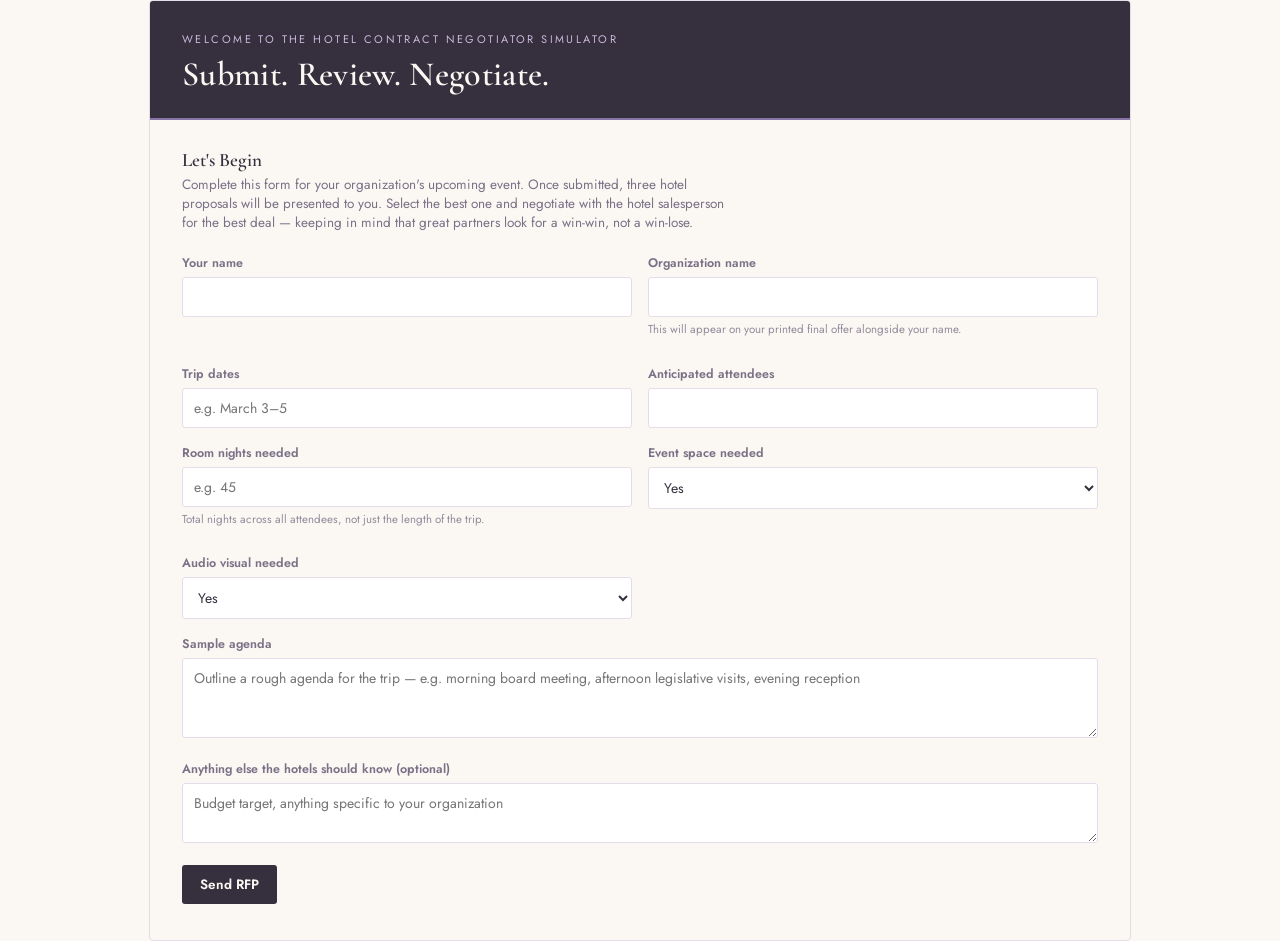
<file: hotel-negotiator/index.html>
<!DOCTYPE html>
<html lang="en">
<head>
<meta charset="UTF-8" />
<meta name="viewport" content="width=device-width, initial-scale=1.0" />
<title>Hotel Contract Negotiator Simulator</title>
<style>
  @import url('https://fonts.googleapis.com/css2?family=Cormorant+Garamond:wght@500;600;700&family=Jost:wght@300;400;500;600&display=swap');

  html,body{ margin:0; background:#FBF8F4; }

  #rfp-app {
    --ink: #362F3D;
    --ink-soft: #7A7186;
    --parchment: #FBF8F4;
    --parchment-dim: #F3EEE6;
    --brass: #8974A8;
    --brass-light: #C9B8DB;
    --concede: #6E8568;
    --hold: #A6685C;
    --line: #E4DCE8;

    font-family: 'Jost', -apple-system, sans-serif;
    color: var(--ink);
    background: var(--parchment);
    max-width: 980px;
    margin: 0 auto;
    border: 1px solid var(--line);
    border-radius: 4px;
    overflow: hidden;
  }

  #rfp-app * { box-sizing: border-box; }

  #rfp-app .masthead {
    background: var(--ink);
    color: var(--parchment);
    padding: 30px 32px 24px;
    border-bottom: 2px solid var(--brass);
  }
  #rfp-app .eyebrow {
    font-family: 'Jost', sans-serif;
    font-size: 11px;
    font-weight: 400;
    letter-spacing: 0.22em;
    text-transform: uppercase;
    color: var(--brass-light);
    margin: 0 0 8px;
  }
  #rfp-app h1.title {
    font-family: 'Cormorant Garamond', serif;
    font-weight: 600;
    font-size: 34px;
    letter-spacing: 0.01em;
    margin: 0;
    line-height: 1.15;
  }

  #rfp-app .step { display: none; padding: 28px 32px 36px; }
  #rfp-app .step.active { display: block; }

  #rfp-app h2.step-title {
    font-family: 'Cormorant Garamond', serif;
    font-size: 19px;
    font-weight: 600;
    margin: 0 0 4px;
  }
  #rfp-app p.step-sub {
    font-size: 13.5px;
    color: var(--ink-soft);
    margin: 0 0 22px;
    max-width: 560px;
  }

  /* form */
  #rfp-app .field { margin-bottom: 16px; }
  #rfp-app label {
    display: block;
    font-size: 12.5px;
    font-weight: 600;
    margin-bottom: 5px;
    color: var(--ink-soft);
  }
  #rfp-app .field-hint {
    font-size: 11.5px;
    color: var(--ink-soft);
    opacity: 0.8;
    margin-top: 4px;
  }
  #rfp-app input[type="text"],
  #rfp-app input[type="number"],
  #rfp-app textarea,
  #rfp-app select {
    width: 100%;
    font-family: inherit;
    font-size: 14px;
    padding: 9px 11px;
    border: 1px solid var(--line);
    border-radius: 3px;
    background: #fff;
    color: var(--ink);
  }
  #rfp-app input:focus-visible,
  #rfp-app textarea:focus-visible,
  #rfp-app button:focus-visible {
    outline: 2px solid var(--brass);
    outline-offset: 1px;
  }
  #rfp-app .row2 { display: grid; grid-template-columns: 1fr 1fr; gap: 16px; }
  @media (max-width: 600px) { #rfp-app .row2 { grid-template-columns: 1fr; } }

  #rfp-app button.btn {
    font-family: 'Jost', sans-serif;
    font-weight: 600;
    font-size: 13.5px;
    padding: 10px 18px;
    border-radius: 3px;
    border: none;
    cursor: pointer;
    background: var(--ink);
    color: var(--parchment);
  }
  #rfp-app button.btn:hover { background: var(--ink-soft); }
  #rfp-app button.btn:disabled { opacity: 0.45; cursor: not-allowed; }
  #rfp-app button.btn-ghost {
    background: transparent;
    color: var(--ink-soft);
    border: 1px solid var(--line);
  }
  #rfp-app button.btn-ghost:hover { background: var(--parchment-dim); }
  #rfp-app a.link-quiet {
    font-size: 12px;
    color: var(--ink-soft);
    text-decoration: underline;
    cursor: pointer;
  }

  #rfp-app .error-banner {
    background: #f5e7e3;
    border: 1px solid var(--hold);
    color: var(--hold);
    font-size: 13px;
    padding: 10px 14px;
    border-radius: 3px;
    margin-bottom: 16px;
  }

  #rfp-app .loading-row {
    display: flex;
    align-items: center;
    gap: 10px;
    font-size: 13.5px;
    color: var(--ink-soft);
    padding: 14px 0;
  }
  #rfp-app .spinner {
    width: 14px; height: 14px;
    border: 2px solid var(--line);
    border-top-color: var(--brass);
    border-radius: 50%;
    animation: rfp-spin 0.8s linear infinite;
  }
  @keyframes rfp-spin { to { transform: rotate(360deg); } }

  /* proposal cards */
  #rfp-app .proposal-grid {
    display: grid;
    grid-template-columns: repeat(auto-fit, minmax(270px, 1fr));
    gap: 14px;
  }
  #rfp-app .proposal-card {
    border: 1px solid var(--line);
    background: #fff;
    border-radius: 4px;
    padding: 16px;
    display: flex;
    flex-direction: column;
    gap: 8px;
  }
  #rfp-app .proposal-card h3 {
    font-family: 'Cormorant Garamond', serif;
    font-size: 16px;
    margin: 0;
  }
  #rfp-app .proposal-desc {
    font-size: 12.5px;
    color: var(--ink-soft);
    margin: 0;
    line-height: 1.4;
  }
  #rfp-app .rate-line {
    font-family: 'Cormorant Garamond', serif;
    font-size: 28px;
    font-weight: 600;
    color: var(--ink);
  }
  #rfp-app .rate-line span { font-size: 11px; font-weight: 400; color: var(--ink-soft); }
  #rfp-app .meta-grid {
    font-size: 12px;
    color: var(--ink-soft);
    display: grid;
    grid-template-columns: 1fr;
    gap: 3px;
    border-top: 1px solid var(--line);
    border-bottom: 1px solid var(--line);
    padding: 8px 0;
  }
  #rfp-app .meta-grid b { color: var(--ink); }
  #rfp-app .chip-row { display: flex; flex-wrap: wrap; gap: 5px; }
  #rfp-app .chip {
    font-size: 11px;
    background: var(--parchment-dim);
    border-radius: 999px;
    padding: 3px 9px;
    color: var(--ink-soft);
  }
  #rfp-app .concession-list {
    font-size: 12px;
    margin: 0;
    padding-left: 0;
    list-style: none;
  }
  #rfp-app .concession-list li {
    padding: 3px 0 3px 16px;
    position: relative;
  }
  #rfp-app .concession-list li::before {
    content: "—";
    position: absolute;
    left: 0;
    color: var(--brass);
  }
  #rfp-app .proposal-card button.btn { margin-top: 6px; }

  /* negotiating layout */
  #rfp-app .nego-layout {
    display: flex;
    gap: 18px;
    align-items: flex-start;
  }
  @media (max-width: 720px) { #rfp-app .nego-layout { flex-direction: column; } }

  #rfp-app .ledger {
    flex: 0 0 280px;
    background: #fff;
    border: 1px solid var(--line);
    border-radius: 4px;
    padding: 16px;
    position: sticky;
    top: 12px;
  }
  @media (max-width: 720px) { #rfp-app .ledger { position: static; flex: 1 1 auto; width: 100%; } }

  #rfp-app .ledger h4 {
    font-family: 'Cormorant Garamond', serif;
    font-size: 14px;
    margin: 0 0 10px;
  }
  #rfp-app .round-tabs { display: flex; gap: 4px; margin-bottom: 14px; }
  #rfp-app .round-tab {
    flex: 1;
    text-align: center;
    font-family: 'Jost', sans-serif;
    font-size: 11px;
    padding: 5px 0;
    border-radius: 2px;
    background: var(--parchment-dim);
    color: var(--ink-soft);
  }
  #rfp-app .round-tab.done { background: var(--brass); color: #fff; }
  #rfp-app .round-tab.now { outline: 2px solid var(--brass); color: var(--ink); font-weight: 600; }

  #rfp-app .ledger-rate {
    font-family: 'Cormorant Garamond', serif;
    font-size: 30px;
    font-weight: 600;
  }
  #rfp-app .ledger-rate .was {
    text-decoration: line-through;
    color: var(--ink-soft);
    font-size: 14px;
    font-weight: 400;
    margin-right: 6px;
  }
  #rfp-app .ledger-sub { font-size: 11px; color: var(--ink-soft); margin-bottom: 14px; }

  #rfp-app .ledger-section-label {
    font-family: 'Jost', sans-serif;
    font-size: 10px;
    font-weight: 500;
    text-transform: uppercase;
    letter-spacing: 0.16em;
    color: var(--ink-soft);
    margin: 14px 0 6px;
  }
  #rfp-app .ledger-concession {
    font-size: 12.5px;
    padding: 5px 0;
    border-bottom: 1px solid var(--line);
  }
  #rfp-app .ledger-concession.flash { animation: rfp-flash 1.1s ease-out; }
  @keyframes rfp-flash {
    0% { background: var(--brass-light); }
    100% { background: transparent; }
  }
  @media (prefers-reduced-motion: reduce) {
    #rfp-app .ledger-concession.flash { animation: none; }
    #rfp-app .spinner { animation: none; border-top-color: var(--line); }
  }
  #rfp-app .ledger-static {
    font-size: 11.5px;
    color: var(--ink-soft);
    line-height: 1.5;
  }

  #rfp-app .chat-pane {
    flex: 1 1 auto;
    background: #fff;
    border: 1px solid var(--line);
    border-radius: 4px;
    padding: 16px;
    display: flex;
    flex-direction: column;
    min-height: 360px;
  }
  #rfp-app .chat-thread {
    flex: 1;
    overflow-y: auto;
    display: flex;
    flex-direction: column;
    gap: 10px;
    margin-bottom: 12px;
    max-height: 420px;
  }
  #rfp-app .bubble {
    max-width: 80%;
    padding: 9px 13px;
    border-radius: 6px;
    font-size: 13.5px;
    line-height: 1.45;
  }
  #rfp-app .bubble.them {
    background: var(--ink-soft);
    color: var(--parchment);
    align-self: flex-start;
    border-bottom-left-radius: 1px;
  }
  #rfp-app .bubble.you {
    background: var(--parchment-dim);
    color: var(--ink);
    align-self: flex-end;
    border-bottom-right-radius: 1px;
  }
  #rfp-app .bubble .who {
    display: block;
    font-family: 'Jost', sans-serif;
    font-size: 10px;
    opacity: 0.7;
    margin-bottom: 3px;
  }
  #rfp-app .chat-input-row { display: flex; gap: 8px; }
  #rfp-app .chat-input-row textarea {
    flex: 1;
    resize: none;
    height: 44px;
  }

  /* final card */
  #rfp-app .final-card {
    background: #fff;
    border: 1px solid var(--line);
    border-radius: 4px;
    padding: 28px;
    max-width: 560px;
  }
  #rfp-app .final-card .org {
    font-family: 'Jost', sans-serif;
    font-size: 10px;
    font-weight: 500;
    text-transform: uppercase;
    letter-spacing: 0.18em;
    color: var(--ink-soft);
  }
  #rfp-app .final-card h3 {
    font-family: 'Cormorant Garamond', serif;
    font-size: 28px;
    font-weight: 600;
    margin: 6px 0 2px;
  }
  #rfp-app .final-card .final-rate {
    font-family: 'Cormorant Garamond', serif;
    font-size: 36px;
    font-weight: 600;
    margin: 14px 0 4px;
  }
  #rfp-app .final-card .final-rate .was { text-decoration: line-through; font-size: 16px; color: var(--ink-soft); font-weight: 400; margin-right: 8px; }
  #rfp-app .final-list { margin: 10px 0 0; padding-left: 0; list-style: none; }
  #rfp-app .final-list li { padding: 5px 0; border-bottom: 1px solid var(--line); font-size: 13.5px; }
  #rfp-app .bonus-line {
    margin-top: 14px;
    font-size: 13px;
    font-style: italic;
    color: var(--concede);
  }
  #rfp-app .final-actions { margin-top: 20px; display: flex; gap: 10px; flex-wrap: wrap; }

  #rfp-app .quiet-note { font-size: 11.5px; color: var(--ink-soft); margin-top: 18px; }

  @media print {
    body > *:not(#rfp-app) { display: none !important; }
    #rfp-app { border: none; max-width: none; }
    #rfp-app .masthead, #rfp-app .step:not(.active), #rfp-app .final-actions { display: none !important; }
  }
</style>
</head>
<body>

<div id="rfp-app">
  <div class="masthead">
    <p class="eyebrow">Welcome to the Hotel Contract Negotiator Simulator</p>
    <h1 class="title">Submit. Review. Negotiate.</h1>
  </div>

  <section id="step-intake" class="step active">
    <h2 class="step-title">Let's Begin</h2>
    <p class="step-sub">Complete this form for your organization's upcoming event. Once submitted, three hotel proposals will be presented to you. Select the best one and negotiate with the hotel salesperson for the best deal — keeping in mind that great partners look for a win-win, not a win-lose.</p>
    <div id="intake-error-slot"></div>
    <form id="intake-form">
      <div class="row2">
        <div class="field">
          <label for="f-name">Your name</label>
          <input type="text" id="f-name">
        </div>
        <div class="field">
          <label for="f-org">Organization name</label>
          <input type="text" id="f-org">
          <p class="field-hint">This will appear on your printed final offer alongside your name.</p>
        </div>
      </div>
      <div class="row2">
        <div class="field">
          <label for="f-dates">Trip dates</label>
          <input type="text" id="f-dates" placeholder="e.g. March 3–5">
        </div>
        <div class="field">
          <label for="f-attendees">Anticipated attendees</label>
          <input type="number" id="f-attendees" min="1">
        </div>
      </div>
      <div class="row2">
        <div class="field">
          <label for="f-roomnights">Room nights needed</label>
          <input type="number" id="f-roomnights" min="1" placeholder="e.g. 45">
          <p class="field-hint">Total nights across all attendees, not just the length of the trip.</p>
        </div>
        <div class="field">
          <label for="f-eventspace">Event space needed</label>
          <select id="f-eventspace">
            <option value="Yes">Yes</option>
            <option value="No">No</option>
          </select>
        </div>
      </div>
      <div class="row2">
        <div class="field">
          <label for="f-av">Audio visual needed</label>
          <select id="f-av">
            <option value="Yes">Yes</option>
            <option value="No">No</option>
          </select>
        </div>
        <div class="field"></div>
      </div>
      <div class="field">
        <label for="f-agenda">Sample agenda</label>
        <textarea id="f-agenda" rows="3" placeholder="Outline a rough agenda for the trip — e.g. morning board meeting, afternoon legislative visits, evening reception"></textarea>
      </div>
      <div class="field">
        <label for="f-notes">Anything else the hotels should know (optional)</label>
        <textarea id="f-notes" rows="2" placeholder="Budget target, anything specific to your organization"></textarea>
      </div>
      <button type="submit" class="btn" id="intake-submit">Send RFP</button>
      <div id="intake-loading-slot"></div>
    </form>
  </section>

  <section id="step-choosing" class="step">
    <h2 class="step-title">Three hotels responded</h2>
    <p class="step-sub">Review the full proposals below. Pick one to start negotiating — you won't be able to switch hotels once a negotiation has begun.</p>
    <div id="choosing-content"></div>
  </section>

  <section id="step-negotiating" class="step">
    <h2 class="step-title" id="nego-title">Negotiating</h2>
    <p class="step-sub">You have 4 rounds. Use them deliberately — ask for what matters most, and say why.</p>
    <div id="nego-content"></div>
  </section>

  <section id="step-final" class="step">
    <h2 class="step-title">Your final offer</h2>
    <p class="step-sub">Bring this to class. Your group will compare results and decide what to submit.</p>
    <div id="final-content"></div>
  </section>
</div>

<script>
(function() {

  const CONCESSION_CATALOG = [
    "Complimentary room upgrades",
    "Food & beverage discount",
    "Complimentary rooms based on room nights booked",
    "Complimentary or reduced meeting room space based on room nights booked",
    "Event planner reward points",
    "Waived or reduced resort fee",
    "Waived or reduced parking",
    "Flexible attrition (reduced or no attrition clause)"
  ];

  const MAX_ROUNDS = 4;

  const HOTEL_SLOTS = [
    { id: 'h1', flexibility: 'low',    budget: 3, name: 'The Ashcombe Capitol Hotel',
      description: 'Full-service convention hotel two blocks from the capitol steps, built for groups who want everything walkable.',
      rate: 259, proximityToCapitol: '2 blocks (5 min walk)', parkingRate: '$32/night valet',
      resortFee: '$24/night facility fee', attritionPct: 85, cutoffDate: '30 days prior to arrival',
      cancellationPolicy: 'Non-refundable within 14 days of arrival', fbPerPerson: 175,
      amenitiesAv: 'Full AV production support', amenitiesNoAv: 'Quiet, low-traffic meeting floors',
      amenities: ['Rooftop lounge', '24-hr business center', 'Valet parking'],
      startingConcessions: [
        'Complimentary rooms: 1 per 50 room nights booked',
        'Complimentary Wi-Fi in meeting space',
        '10% off audiovisual rental'
      ]
    },
    { id: 'h2', flexibility: 'medium', budget: 5, name: 'Magnolia Court Hotel',
      description: 'A dependable business hotel a ten-minute walk from the capitol — good bones without the premium price tag.',
      rate: 189, proximityToCapitol: '0.6 miles (10 min walk)', parkingRate: '$18/night self-park',
      resortFee: '$12/night facility fee', attritionPct: 75, cutoffDate: '30 days prior to arrival',
      cancellationPolicy: 'Full refund up to 7 days prior to arrival', fbPerPerson: 120,
      amenitiesAv: 'In-house AV rental', amenitiesNoAv: 'Complimentary breakfast buffet',
      amenities: ['Fitness center', 'Self or valet parking'],
      startingConcessions: [
        'Complimentary rooms: 1 per 35 room nights booked',
        '15% food & beverage discount',
        'Waived parking for 2 vehicles'
      ]
    },
    { id: 'h3', flexibility: 'high',   budget: 8, name: 'Sparrow Creek Inn & Suites',
      description: 'A straightforward, friendly property outside downtown with a shuttle to the capitol — the value pick for groups watching every dollar.',
      rate: 129, proximityToCapitol: '3.1 miles (shuttle provided)', parkingRate: 'Free self-parking',
      resortFee: '$0 — no facility fee', attritionPct: 60, cutoffDate: '21 days prior to arrival',
      cancellationPolicy: 'Full refund up to 3 days prior to arrival', fbPerPerson: 75,
      amenitiesAv: 'Basic AV on request', amenitiesNoAv: 'Free hot breakfast',
      amenities: ['Free self-parking', 'Airport & capitol shuttle'],
      startingConcessions: [
        'Complimentary rooms: 1 per 20 room nights booked',
        'Complimentary meeting room space',
        '20% food & beverage discount'
      ]
    }
  ];

  const RATE_STEP  = { low: 15, medium: 10, high: 6 };
  const RATE_FLOOR = { low: 0.85, medium: 0.8, high: 0.75 }; // fraction of original rate

  const CATEGORY_COST = {
    rate: 2, attrition: 2, resortfee: 1, parking: 1, fb: 1, upgrade: 1, points: 1, meetingspace: 1
  };

  const RUDE_WORDS = ['stupid','ridiculous','idiot','screw you','shut up','pathetic','scam','rip off','rip-off','dumb','worthless','garbage'];

  let state = {
    step: 'intake',
    studentName: '',
    orgName: '',
    tripDates: '',
    attendees: '',
    roomNights: '',
    eventSpace: '',
    avNeeded: '',
    sampleAgenda: '',
    notes: '',
    proposals: [],
    selectedHotel: null,
    round: 0,
    currentTerms: null,
    concessionBudget: 0,
    grantedCategories: [],
    streakBroken: false,
    transcript: [],
    bonus: null,
    loading: false,
    error: null
  };

  function el(id) { return document.getElementById(id); }

  function showStep(name) {
    state.step = name;
    document.querySelectorAll('#rfp-app .step').forEach(s => s.classList.remove('active'));
    el('step-' + name).classList.add('active');
  }

  function wait(ms) { return new Promise(resolve => setTimeout(resolve, ms)); }

  function toInt(val, fallback) {
    const n = parseInt(val, 10);
    return Number.isFinite(n) && n > 0 ? n : fallback;
  }

  const MONTHS = ['jan','feb','mar','apr','may','jun','jul','aug','sep','oct','nov','dec'];

  // Parses a free-text trip-dates field (e.g. "March 3-5") into a night count.
  // Room nights = rooms x nights, so this has to be right for the room block math to make sense.
  function parseNights(tripDates) {
    const s = (tripDates || '').toLowerCase();

    let m = s.match(/(\d+)\s*night/);
    if (m) return Math.max(1, parseInt(m[1], 10));

    // "March 3-5", "March 3 to 5", "Mar 3–5"
    m = s.match(/([a-z]{3,})\.?\s*(\d{1,2})\s*(?:-|–|to)\s*(\d{1,2})/);
    if (m && parseInt(m[3], 10) > parseInt(m[2], 10)) {
      return parseInt(m[3], 10) - parseInt(m[2], 10);
    }

    // "3/3-3/5" or "3/3 - 3/5"
    m = s.match(/(\d{1,2})\/(\d{1,2})\s*(?:-|–|to)\s*(\d{1,2})\/(\d{1,2})/);
    if (m) {
      const d1 = new Date(2001, parseInt(m[1], 10) - 1, parseInt(m[2], 10));
      const d2 = new Date(2001, parseInt(m[3], 10) - 1, parseInt(m[4], 10));
      const diff = Math.round((d2 - d1) / 86400000);
      if (diff > 0) return diff;
    }

    // "March 3 - April 2" (different months, same pattern as above but months differ)
    m = s.match(/([a-z]{3,})\.?\s*(\d{1,2})\s*(?:-|–|to)\s*([a-z]{3,})\.?\s*(\d{1,2})/);
    if (m) {
      const mo1 = MONTHS.indexOf(m[1].slice(0, 3));
      const mo2 = MONTHS.indexOf(m[3].slice(0, 3));
      if (mo1 !== -1 && mo2 !== -1) {
        const d1 = new Date(2001, mo1, parseInt(m[2], 10));
        const d2 = new Date(2001, mo2, parseInt(m[4], 10));
        const diff = Math.round((d2 - d1) / 86400000);
        if (diff > 0) return diff;
      }
    }

    return 3; // fallback assumption when the format can't be parsed
  }

  // ---------- deterministic proposal generation ----------

  function buildProposals(rfp) {
    const roomNights = toInt(rfp.roomNights, 30);
    const nights = parseNights(rfp.tripDates);
    const peakRooms = Math.max(1, Math.round(roomNights / nights));
    const attendees = toInt(rfp.attendees, 30);

    // Bigger room-night commitments buy more negotiating leverage, same as a real hotel
    // giving a group booking more rooms a bigger pool of concessions to work with.
    const volumeBonus = Math.min(4, Math.floor(Math.max(0, roomNights - 30) / 50));

    return HOTEL_SLOTS.map(slot => {
      const amenities = [
        rfp.avNeeded === 'Yes' ? slot.amenitiesAv : slot.amenitiesNoAv
      ].concat(slot.amenities);

      return {
        id: slot.id,
        name: slot.name,
        description: slot.description,
        rate: slot.rate,
        datesAvailable: rfp.tripDates || 'Dates to be confirmed',
        proximityToCapitol: slot.proximityToCapitol,
        amenities: amenities,
        parkingRate: slot.parkingRate,
        resortFee: slot.resortFee,
        roomBlockSize: peakRooms + ' rooms/night × ' + nights + (nights === 1 ? ' night' : ' nights') + ' ≈ ' + roomNights + ' room nights',
        attritionClause: slot.attritionPct + '% of room block by cutoff',
        cutoffDate: slot.cutoffDate,
        cancellationPolicy: slot.cancellationPolicy,
        fbMinimum: rfp.eventSpace === 'Yes'
          ? '$' + (slot.fbPerPerson * attendees).toLocaleString() + ' per event day (~$' + slot.fbPerPerson + '/person)'
          : 'Not applicable',
        startingConcessions: slot.startingConcessions,
        flexibility: slot.flexibility,
        budget: slot.budget + volumeBonus
      };
    });
  }

  // ---------- deterministic negotiation resolution ----------

  function isRude(message) {
    const lower = message.toLowerCase();
    if (RUDE_WORDS.some(w => lower.includes(w))) return true;
    if (message.length > 8 && message === message.toUpperCase() && /[A-Z]/.test(message)) return true;
    if ((message.match(/!/g) || []).length >= 4) return true;
    return false;
  }

  function categorize(message) {
    const m = message.toLowerCase();
    if (/attrition/.test(m)) return 'attrition';
    if (/resort fee|facility fee/.test(m)) return 'resortfee';
    if (/park/.test(m)) return 'parking';
    if (/f\s?&\s?b|food.*beverage|catering|banquet/.test(m)) return 'fb';
    if (/upgrade/.test(m)) return 'upgrade';
    if (/point|reward/.test(m)) return 'points';
    if (/meeting (room|space)|event space/.test(m)) return 'meetingspace';
    if (/rate|price|nightly|discount|cost|cheaper|lower/.test(m)) return 'rate';
    return 'vague';
  }

  function findConcession(terms, label) {
    return terms.concessions.find(c => c.name === label);
  }

  function findConcessionLike(terms, regex) {
    return terms.concessions.find(c => regex.test(c.name));
  }

  function applyGrant(category, hotel, terms, full) {
    switch (category) {
      case 'rate': {
        const step = Math.round(RATE_STEP[hotel.flexibility] * (full ? 1 : 0.5));
        const floor = Math.round(hotel.rate * RATE_FLOOR[hotel.flexibility]);
        terms.rate = Math.max(floor, terms.rate - step);
        return 'the nightly rate, now $' + terms.rate + '/night';
      }
      case 'attrition': {
        const c = findConcession(terms, 'Attrition clause');
        const current = c ? parseInt(c.value, 10) : parseInt(hotel.attritionClause, 10);
        const drop = full ? 10 : 5;
        const next = Math.max(50, current - drop);
        if (c) c.value = next + '% of room block'; else terms.concessions.push({ name: 'Attrition clause', value: next + '% of room block' });
        return 'the attrition clause, now ' + next + '%';
      }
      case 'resortfee': {
        const c = findConcession(terms, 'Facility fee');
        c ? c.value = 'Waived' : terms.concessions.push({ name: 'Facility fee', value: full ? 'Waived' : 'Reduced by half' });
        return 'the facility fee';
      }
      case 'parking': {
        const c = findConcession(terms, 'Parking');
        c ? c.value = 'Complimentary' : terms.concessions.push({ name: 'Parking', value: full ? 'Complimentary self-parking' : 'Reduced rate' });
        return 'parking';
      }
      case 'fb': {
        const add = full ? 10 : 5;
        const existing = findConcessionLike(terms, /food.*beverage|f&b/i);
        if (existing) {
          const cur = parseInt(existing.value, 10) || parseInt(existing.name, 10) || 0;
          existing.name = 'F&B discount';
          existing.value = (cur + add) + '%';
        } else {
          terms.concessions.push({ name: 'F&B discount', value: add + '%' });
        }
        return 'the food & beverage discount';
      }
      case 'upgrade':
        if (!findConcession(terms, 'Room upgrades')) terms.concessions.push({ name: 'Room upgrades', value: full ? 'Complimentary, based on availability' : 'Discounted, based on availability' });
        return 'complimentary room upgrades';
      case 'points':
        if (!findConcession(terms, 'Planner reward points')) terms.concessions.push({ name: 'Planner reward points', value: full ? '500 points' : '250 points' });
        return 'event-planner reward points';
      case 'meetingspace': {
        const existing = findConcessionLike(terms, /meeting (room|space)/i);
        if (existing) { existing.name = 'Meeting space'; existing.value = 'Complimentary'; }
        else terms.concessions.push({ name: 'Meeting space', value: full ? 'Complimentary' : 'Discounted' });
        return 'meeting room space';
      }
      default:
        return 'that request';
    }
  }

  const CLARIFY_REPLIES = [
    "I want to make sure I get this right — could you tell me specifically what matters most? Rate, the attrition clause, parking, F&B, or something else on the table?",
    "Happy to talk that through, but I'll need something more concrete to bring back to my GM. What's the one term you'd like me to move on?",
    "I hear you, but let's get specific — is this about the rate, the room block terms, or one of the concessions we discussed?"
  ];

  const RUDE_REPLIES = [
    "I understand this is frustrating, but I'm not able to move on anything with that tone. Let's reset — what specifically would help your group?",
    "I want this to work for you, but I need us to keep this professional on both sides. What term would you like to revisit?",
    "I'll hold where we are for now. If you'd like to come back to specific terms, I'm glad to keep talking."
  ];

  const HOLD_REPLIES = [
    "I've taken this about as far as I can on my end — I'm holding firm on the terms as they stand right now.",
    "I wish I had more room to move, but I'm at the edge of what I can approve without kicking this up the chain, which would take us past your deadline.",
    "That one I can't move on today. Everything else we've agreed to stands, though."
  ];

  function resolveNegotiationTurn(message, hotel, terms, round) {
    if (isRude(message)) {
      state.streakBroken = true;
      return { reply: RUDE_REPLIES[round % RUDE_REPLIES.length], granted: false };
    }

    const category = categorize(message);

    if (category === 'vague') {
      return { reply: CLARIFY_REPLIES[round % CLARIFY_REPLIES.length], granted: false };
    }

    if (category === 'meetingspace' && state.eventSpaceNeeded !== 'Yes') {
      return { reply: "Your RFP didn't call for meeting space, so I don't have room set aside — happy to add it, but that would mean revisiting the rate and room block too. Want to focus on something else instead?", granted: false };
    }

    const cost = CATEGORY_COST[category];

    if (state.concessionBudget >= cost) {
      state.concessionBudget -= cost;
      state.grantedCategories.push(category);
      const what = applyGrant(category, hotel, terms, true);
      return { reply: "That works on my end — I can move on " + what + ". Let's put that in writing.", granted: true };
    }

    if (state.concessionBudget > 0) {
      const spent = state.concessionBudget;
      state.concessionBudget = 0;
      state.grantedCategories.push(category);
      const what = applyGrant(category, hotel, terms, false);
      return { reply: "I can't go all the way there, but I can meet you partway on " + what + ". That's about as far as I can stretch today.", granted: true, partial: true };
    }

    return { reply: HOLD_REPLIES[round % HOLD_REPLIES.length], granted: false };
  }

  const BONUS_BY_FLEXIBILITY = {
    low: "a complimentary night's stay for your own visit, on the house",
    medium: "a spa treatment credit for you personally",
    high: "a $50 dining credit for your next stay, just for you"
  };

  // ---------- rendering ----------

  function renderIntakeError(msg) {
    const slot = el('intake-error-slot');
    slot.innerHTML = msg ? `<div class="error-banner">${msg}</div>` : '';
  }

  function renderChoosing() {
    const grid = state.proposals.map(h => `
      <div class="proposal-card" data-hotel-id="${h.id}">
        <h3>${h.name}</h3>
        <p class="proposal-desc">${h.description}</p>
        <div class="rate-line">$${h.rate} <span>/ night</span></div>
        <div class="meta-grid">
          <div><b>Dates:</b> ${h.datesAvailable}</div>
          <div><b>Proximity to capitol:</b> ${h.proximityToCapitol}</div>
          <div><b>Parking:</b> ${h.parkingRate}</div>
          <div><b>Facility fee:</b> ${h.resortFee}</div>
          <div><b>Room block size:</b> ${h.roomBlockSize}</div>
          <div><b>Attrition clause:</b> ${h.attritionClause}</div>
          <div><b>Cutoff date:</b> ${h.cutoffDate}</div>
          <div><b>Cancellation policy:</b> ${h.cancellationPolicy}</div>
          <div><b>F&amp;B minimum:</b> ${h.fbMinimum}</div>
        </div>
        <div class="chip-row">${(h.amenities || []).map(a => `<span class="chip">${a}</span>`).join('')}</div>
        <div>
          <div class="ledger-section-label">Starting concessions</div>
          <ul class="concession-list">${(h.startingConcessions || []).map(c => `<li>${c}</li>`).join('')}</ul>
        </div>
        <button class="btn" data-action="pick-hotel" data-hotel-id="${h.id}">Negotiate with ${h.name}</button>
      </div>
    `).join('');

    el('choosing-content').innerHTML = `<div class="proposal-grid">${grid}</div>`;
  }

  function renderRoundTabs() {
    let tabs = '';
    for (let i = 1; i <= MAX_ROUNDS; i++) {
      let cls = 'round-tab';
      if (i <= state.round) cls += ' done';
      else if (i === state.round + 1) cls += ' now';
      tabs += `<div class="${cls}">${i}</div>`;
    }
    return `<div class="round-tabs">${tabs}</div>`;
  }

  function renderLedger() {
    const h = state.selectedHotel;
    const t = state.currentTerms;
    const rateChanged = t.rate !== h.rate;
    const concessionsHtml = t.concessions.map(c => `
      <div class="ledger-concession">${c.name}: <b>${c.value}</b></div>
    `).join('');

    return `
      <div class="ledger">
        <h4>${h.name}</h4>
        ${renderRoundTabs()}
        <div class="ledger-rate">
          ${rateChanged ? `<span class="was">$${h.rate}</span>` : ''}$${t.rate}<span style="font-size:11px;font-weight:400;color:var(--ink-soft);"> /night</span>
        </div>
        <div class="ledger-sub">Current standing rate</div>
        <div class="ledger-section-label">Concessions on the table</div>
        ${concessionsHtml}
        <div class="ledger-section-label">Original RFP terms</div>
        <div class="ledger-static">
          Dates: ${h.datesAvailable}<br>
          Proximity: ${h.proximityToCapitol}<br>
          Parking: ${h.parkingRate}<br>
          Facility fee: ${h.resortFee}<br>
          Room block size: ${h.roomBlockSize}<br>
          Attrition clause: ${h.attritionClause}<br>
          Cutoff date: ${h.cutoffDate}<br>
          Cancellation policy: ${h.cancellationPolicy}<br>
          F&amp;B minimum: ${h.fbMinimum}
        </div>
      </div>
    `;
  }

  function renderChatBubble(turn) {
    const who = turn.role === 'user' ? 'You' : state.selectedHotel.name;
    const cls = turn.role === 'user' ? 'you' : 'them';
    return `<div class="bubble ${cls}"><span class="who">${who}</span>${turn.text}</div>`;
  }

  function renderNegotiating() {
    el('nego-title').textContent = 'Negotiating with ' + state.selectedHotel.name;
    const finished = state.round >= MAX_ROUNDS;
    const thread = state.transcript.map(renderChatBubble).join('');

    const inputArea = finished
      ? `<button class="btn" data-action="see-final">See your final offer</button>`
      : `
        <div class="chat-input-row">
          <textarea id="nego-input" placeholder="Type what you'd like to say..." ${state.loading ? 'disabled' : ''}></textarea>
          <button class="btn" id="nego-send" data-action="send-message" ${state.loading ? 'disabled' : ''}>Send</button>
        </div>
      `;

    const loadingRow = state.loading ? `<div class="loading-row"><div class="spinner"></div> Waiting on a reply...</div>` : '';
    const errorRow = state.error ? `<div class="error-banner">${state.error}</div>` : '';

    el('nego-content').innerHTML = `
      <div class="nego-layout">
        ${renderLedger()}
        <div class="chat-pane">
          <div class="chat-thread" id="chat-thread">${thread}</div>
          ${errorRow}
          ${loadingRow}
          ${inputArea}
        </div>
      </div>
    `;

    const threadEl = el('chat-thread');
    if (threadEl) threadEl.scrollTop = threadEl.scrollHeight;
  }

  function renderFinal() {
    const h = state.selectedHotel;
    const t = state.currentTerms;
    const rateChanged = t.rate !== h.rate;

    const concessionsHtml = t.concessions.map(c => `<li>${c.name}: <b>${c.value}</b></li>`).join('');
    const bonusHtml = state.bonus
      ? `<div class="bonus-line">A little something extra from your sales rep: ${state.bonus}</div>`
      : '';

    el('final-content').innerHTML = `
      <div class="final-card" id="printable-final">
        <div class="org">${state.orgName} &middot; ${state.studentName}</div>
        <h3>${h.name}</h3>
        <div class="final-rate">${rateChanged ? `<span class="was">$${h.rate}</span>` : ''}$${t.rate}<span style="font-size:14px;font-weight:400;color:var(--ink-soft);"> /night</span></div>
        <div class="ledger-static">Trip dates: ${state.tripDates} &middot; ${state.attendees} attendees &middot; ${state.roomNights} room nights</div>
        <div class="ledger-static" style="margin-top:6px;">
          Room block size: ${h.roomBlockSize}<br>
          Attrition clause: ${h.attritionClause}<br>
          Cutoff date: ${h.cutoffDate}<br>
          Cancellation policy: ${h.cancellationPolicy}<br>
          F&amp;B minimum: ${h.fbMinimum}
        </div>
        <ul class="final-list">${concessionsHtml}</ul>
        ${bonusHtml}
        <div class="final-actions">
          <button class="btn" data-action="print-final">Print this page</button>
          <button class="btn btn-ghost" data-action="restart-choosing">Choose a different hotel</button>
        </div>
        <p class="quiet-note">Bring this to class — your group will compare offers and decide what to submit. This page isn't saved anywhere, so print or screenshot it before you close the tab.</p>
      </div>
    `;
  }

  // ---------- event handling ----------

  el('intake-form').addEventListener('submit', async function(ev) {
    ev.preventDefault();
    renderIntakeError(null);

    state.studentName = el('f-name').value.trim();
    state.orgName = el('f-org').value.trim();
    state.tripDates = el('f-dates').value.trim();
    state.attendees = el('f-attendees').value.trim();
    state.roomNights = el('f-roomnights').value.trim();
    state.eventSpace = el('f-eventspace').value;
    state.eventSpaceNeeded = state.eventSpace;
    state.avNeeded = el('f-av').value;
    state.sampleAgenda = el('f-agenda').value.trim();
    state.notes = el('f-notes').value.trim();

    const missing = [];
    if (!state.studentName) missing.push('your name');
    if (!state.orgName) missing.push('organization name');
    if (!state.tripDates) missing.push('trip dates');
    if (!state.attendees) missing.push('attendees');
    if (!state.roomNights) missing.push('room nights');
    if (!state.sampleAgenda) missing.push('sample agenda');
    if (missing.length) {
      renderIntakeError('Please fill out: ' + missing.join(', ') + '.');
      return;
    }

    const submitBtn = el('intake-submit');
    submitBtn.disabled = true;
    submitBtn.textContent = 'Sending...';
    el('intake-loading-slot').innerHTML = '<div class="loading-row"><div class="spinner"></div> Sending your RFP and waiting for three hotels to respond...</div>';

    await wait(700);
    state.proposals = buildProposals({
      orgName: state.orgName,
      tripDates: state.tripDates,
      attendees: state.attendees,
      roomNights: state.roomNights,
      eventSpace: state.eventSpace,
      avNeeded: state.avNeeded,
      sampleAgenda: state.sampleAgenda,
      notes: state.notes
    });
    renderChoosing();
    showStep('choosing');

    submitBtn.disabled = false;
    submitBtn.textContent = 'Send RFP';
    el('intake-loading-slot').innerHTML = '';
  });

  el('step-choosing').addEventListener('click', function(ev) {
    const btn = ev.target.closest('[data-action="pick-hotel"]');
    if (!btn) return;
    const hotelId = btn.dataset.hotelId;
    const hotel = state.proposals.find(h => h.id === hotelId);
    if (!hotel) return;

    state.selectedHotel = hotel;
    state.round = 0;
    state.transcript = [];
    state.bonus = null;
    state.concessionBudget = hotel.budget;
    state.grantedCategories = [];
    state.streakBroken = false;
    state.currentTerms = {
      rate: hotel.rate,
      concessions: hotel.startingConcessions.map(c => ({ name: c, value: 'Offered' }))
    };

    renderNegotiating();
    showStep('negotiating');
  });

  el('step-negotiating').addEventListener('click', async function(ev) {
    const sendBtn = ev.target.closest('[data-action="send-message"]');
    const finalBtn = ev.target.closest('[data-action="see-final"]');

    if (finalBtn) {
      renderFinal();
      showStep('final');
      return;
    }

    if (sendBtn) {
      const input = el('nego-input');
      const message = input.value.trim();
      if (!message || state.loading) return;

      state.transcript.push({ role: 'user', text: message });
      state.loading = true;
      state.error = null;
      renderNegotiating();

      await wait(550);

      const result = resolveNegotiationTurn(message, state.selectedHotel, state.currentTerms, state.round);
      state.round += 1;
      state.transcript.push({ role: 'assistant', text: result.reply });

      if (state.round >= MAX_ROUNDS && !state.streakBroken && state.grantedCategories.length >= 2) {
        state.bonus = BONUS_BY_FLEXIBILITY[state.selectedHotel.flexibility];
      }

      state.loading = false;
      renderNegotiating();
    }
  });

  el('step-final').addEventListener('click', function(ev) {
    if (ev.target.closest('[data-action="print-final"]')) {
      window.print();
    }
    if (ev.target.closest('[data-action="restart-choosing"]')) {
      renderChoosing();
      showStep('choosing');
    }
  });

})();
</script>
</body>
</html>
</file>
<file: assets/css/style.css>
@import url('https://fonts.googleapis.com/css2?family=Send+Flowers&family=Cormorant+Garamond:wght@500;600;700&family=Jost:wght@300;400;500;600&display=swap');

:root{
  /* Spring / wisteria / gardenia palette */
  --bg:#FBF8F4;
  --bg-alt:#F3EEE6;
  --ink:#362F3D;
  --muted:#7A7186;
  --wisteria:#8974A8;
  --wisteria-deep:#6B5588;
  --sage:#6E8568;
  --dusty-rose:#A6685C;
  --line:#E4DCE8;
  --white:#FFFFFF;

  --font-script:'Send Flowers', cursive;
  --font-serif:'Cormorant Garamond', Georgia, serif;
  --font-body:'Jost', -apple-system, BlinkMacSystemFont, 'Segoe UI', sans-serif;
}

*{ box-sizing:border-box; }
html,body{ height:100%; }
body{
  margin:0;
  font-family:var(--font-body);
  background:var(--bg);
  color:var(--ink);
  -webkit-font-smoothing:antialiased;
  line-height:1.6;
}

h1,h2,h3{ font-family:var(--font-serif); font-weight:600; color:var(--ink); margin:0 0 0.5em; }
a{ color:var(--wisteria-deep); }
a:hover{ color:var(--wisteria); }

/* ── SITE HEADER ── */
.site-header{
  background:var(--white);
  border-bottom:1px solid var(--line);
  padding:1.75rem 1.5rem 0;
}
.site-header .inner{
  max-width:1080px;
  margin:0 auto;
}
.site-title{
  font-family:var(--font-script);
  font-size:2.6rem;
  font-weight:400;
  color:var(--wisteria-deep);
  margin:0;
  line-height:1;
}
.site-tagline{
  font-family:var(--font-body);
  font-size:0.92rem;
  color:var(--muted);
  margin:0.4rem 0 1.4rem;
  letter-spacing:0.01em;
}

/* ── TAB NAV ── */
.tab-nav{
  display:flex;
  gap:0.3rem;
  flex-wrap:wrap;
  list-style:none;
  margin:0;
  padding:0;
}
.tab-nav button{
  font-family:var(--font-serif);
  font-size:1rem;
  font-weight:600;
  letter-spacing:0.01em;
  background:none;
  border:none;
  border-bottom:3px solid transparent;
  color:var(--muted);
  padding:0.7rem 1.1rem;
  cursor:pointer;
  transition:color .15s, border-color .15s;
}
.tab-nav button:hover{ color:var(--wisteria-deep); }
.tab-nav button.active{
  color:var(--wisteria-deep);
  border-bottom-color:var(--wisteria);
}
.tab-nav button:focus-visible{
  outline:2px solid var(--wisteria);
  outline-offset:2px;
}

/* ── TAB PANELS ── */
.tab-panel{ display:none; }
.tab-panel.active{ display:block; }
.tab-panel-inner{
  max-width:880px;
  margin:0 auto;
  padding:2.5rem 1.5rem 4rem;
}
.tab-panel-inner.wide{ max-width:1080px; }
.tab-panel-inner.full{ max-width:none; padding:0; }

/* ── PROSE (Teaching Statement) ── */
.prose h1{ font-size:2rem; margin-bottom:0.2em; }
.prose .prose-byline{
  font-family:var(--font-body);
  color:var(--muted);
  font-size:0.85rem;
  text-transform:uppercase;
  letter-spacing:0.1em;
  margin-bottom:2rem;
}
.prose p{
  font-size:1.05rem;
  margin:0 0 1.3em;
  color:var(--ink);
}
.prose .coming-soon{
  font-style:italic;
  color:var(--muted);
  border-left:3px solid var(--wisteria);
  padding:0.6rem 0 0.6rem 1rem;
  background:var(--bg-alt);
  border-radius:0 4px 4px 0;
}

/* ── SYLLABUS ── */
.syllabus h1{ font-size:1.9rem; margin-bottom:0.1em; }
.syllabus .syllabus-sub{
  color:var(--muted);
  font-size:0.95rem;
  margin-bottom:2rem;
}
.syllabus section{ margin-bottom:2.4rem; }
.syllabus h2{
  font-size:1.35rem;
  border-bottom:2px solid var(--line);
  padding-bottom:0.4rem;
  margin-bottom:0.9rem;
}
.syllabus h3{ font-size:1.05rem; margin-bottom:0.4rem; color:var(--wisteria-deep); }
.syllabus p{ margin:0 0 1em; }
.syllabus ul{ margin:0 0 1em; padding-left:1.3em; }
.syllabus li{ margin-bottom:0.35em; }
.syllabus .policy-quote{
  background:var(--bg-alt);
  border-left:3px solid var(--wisteria);
  padding:0.9rem 1.1rem;
  border-radius:0 4px 4px 0;
  font-style:italic;
  margin:0 0 1em;
}

.syllabus table{
  width:100%;
  border-collapse:collapse;
  font-size:0.92rem;
  margin-bottom:0.5rem;
}
.syllabus table caption{
  text-align:left;
  font-family:var(--font-serif);
  font-weight:600;
  font-size:1.05rem;
  margin-bottom:0.5rem;
  color:var(--ink);
}
.syllabus th, .syllabus td{
  text-align:left;
  padding:0.55rem 0.7rem;
  border-bottom:1px solid var(--line);
  vertical-align:top;
}
.syllabus th{
  font-family:var(--font-body);
  font-weight:600;
  font-size:0.78rem;
  text-transform:uppercase;
  letter-spacing:0.06em;
  color:var(--muted);
  background:var(--bg-alt);
}
.syllabus tr:last-child td{ border-bottom:none; }
.syllabus .grading-table{ max-width:520px; }
.syllabus .week-col{ white-space:nowrap; font-weight:600; color:var(--wisteria-deep); }

@media (max-width:640px){
  .syllabus table, .syllabus thead, .syllabus tbody, .syllabus th, .syllabus td, .syllabus tr{ display:block; }
  .syllabus thead{ display:none; }
  .syllabus tr{ border-bottom:2px solid var(--line); padding:0.6rem 0; }
  .syllabus td{ border-bottom:none; padding:0.2rem 0; }
  .syllabus td::before{
    content:attr(data-label);
    display:block;
    font-size:0.7rem;
    text-transform:uppercase;
    letter-spacing:0.06em;
    color:var(--muted);
  }
}

/* ── EMBEDDED APP FRAMES (Hotel Negotiator / Ethics Simulator) ── */
.app-frame-wrap{
  padding:0;
}
.app-frame{
  display:block;
  width:100%;
  height:calc(100vh - 158px);
  min-height:600px;
  border:none;
  background:var(--white);
}

/* ── FOOTER ── */
.site-footer{
  text-align:center;
  color:var(--muted);
  font-size:0.8rem;
  padding:2rem 1rem;
  border-top:1px solid var(--line);
}

@media (max-width:640px){
  .site-title{ font-size:2.1rem; }
  .tab-nav button{ padding:0.6rem 0.8rem; font-size:0.92rem; }
  .tab-panel-inner{ padding:1.8rem 1.1rem 3rem; }
}
</file>
